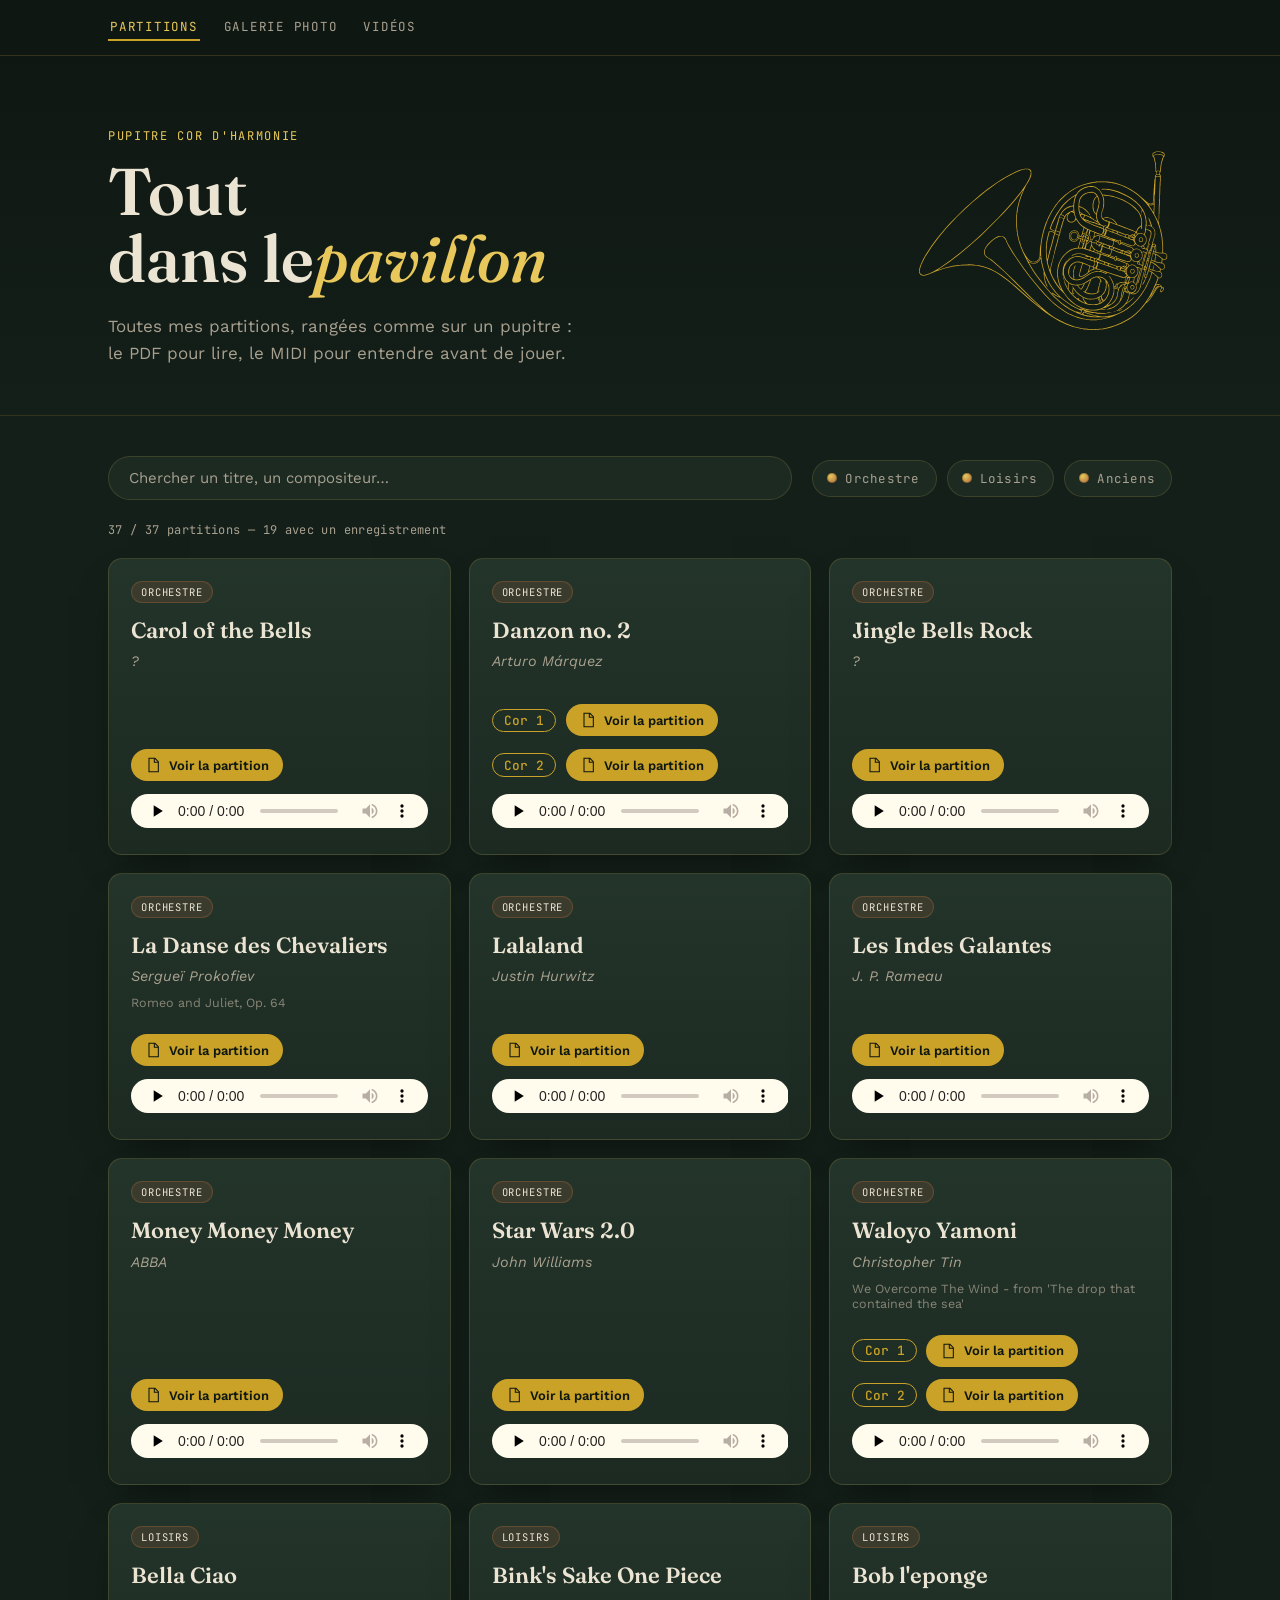
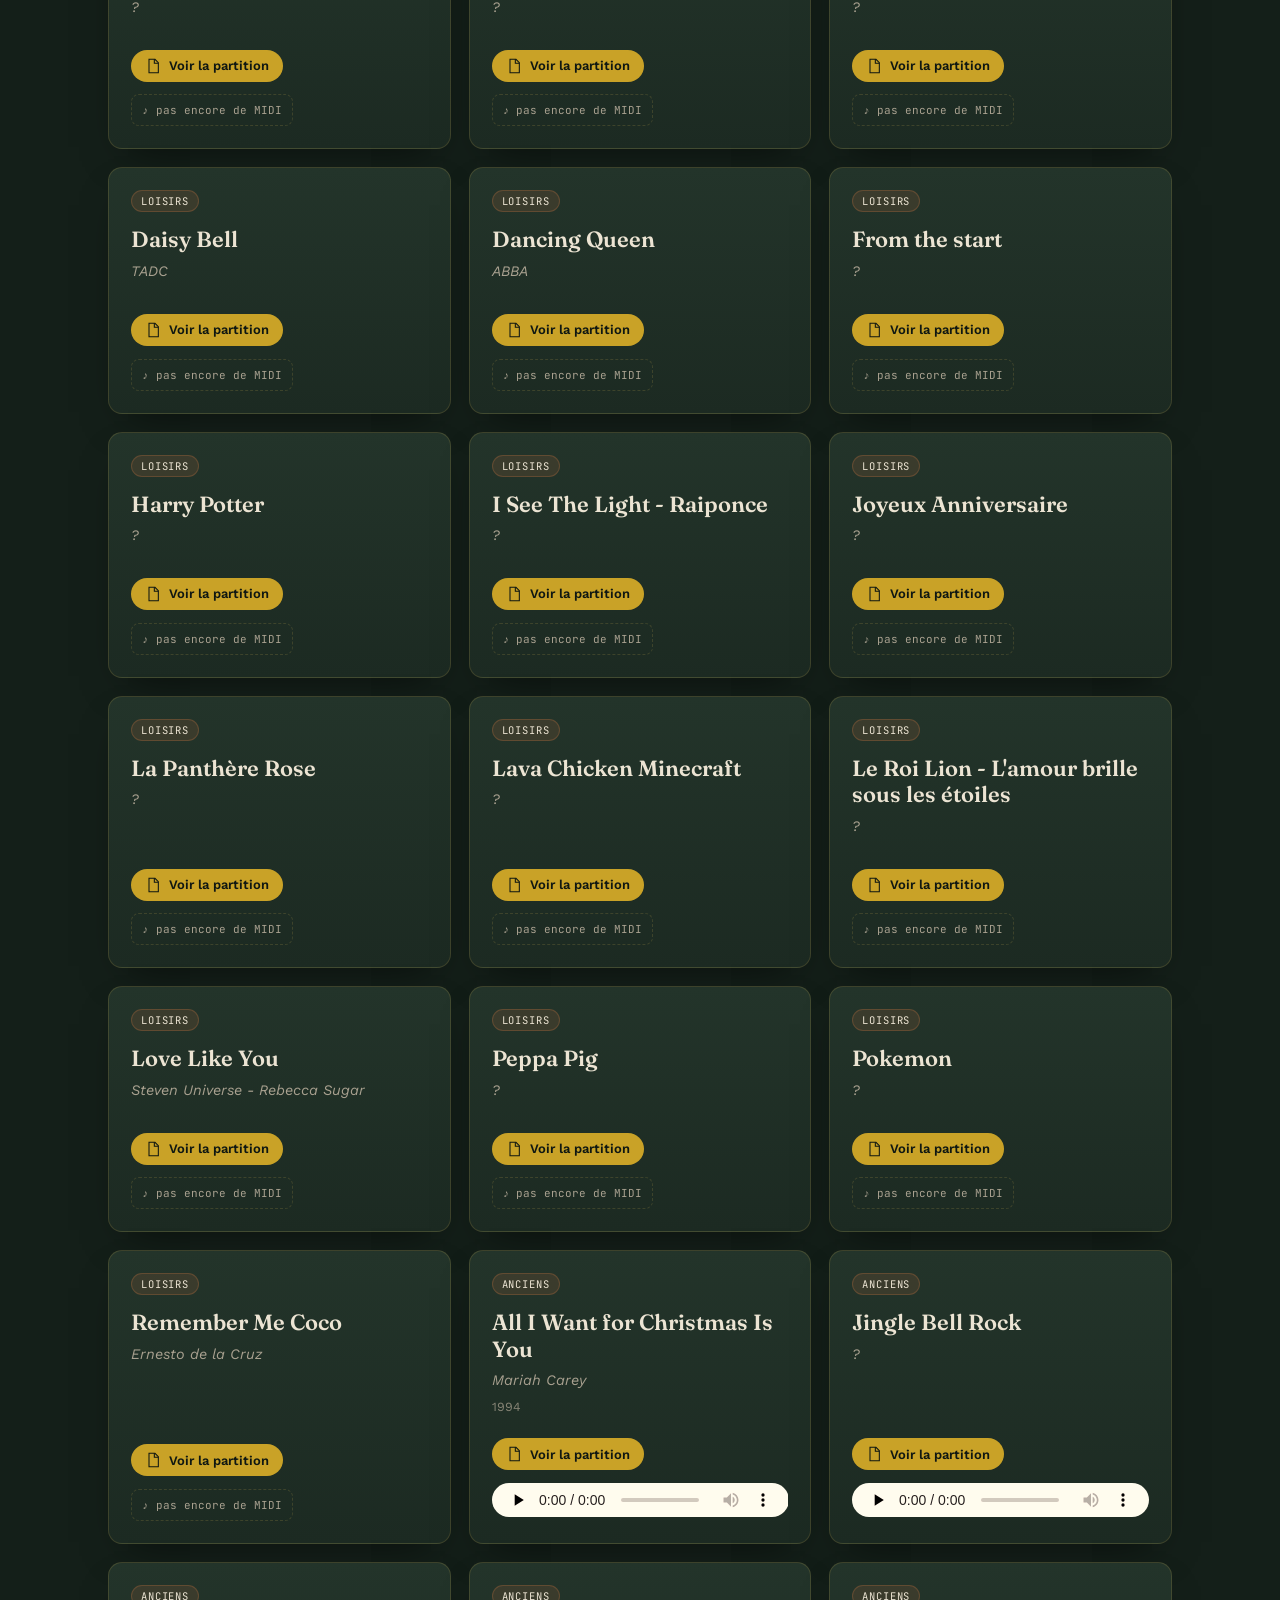
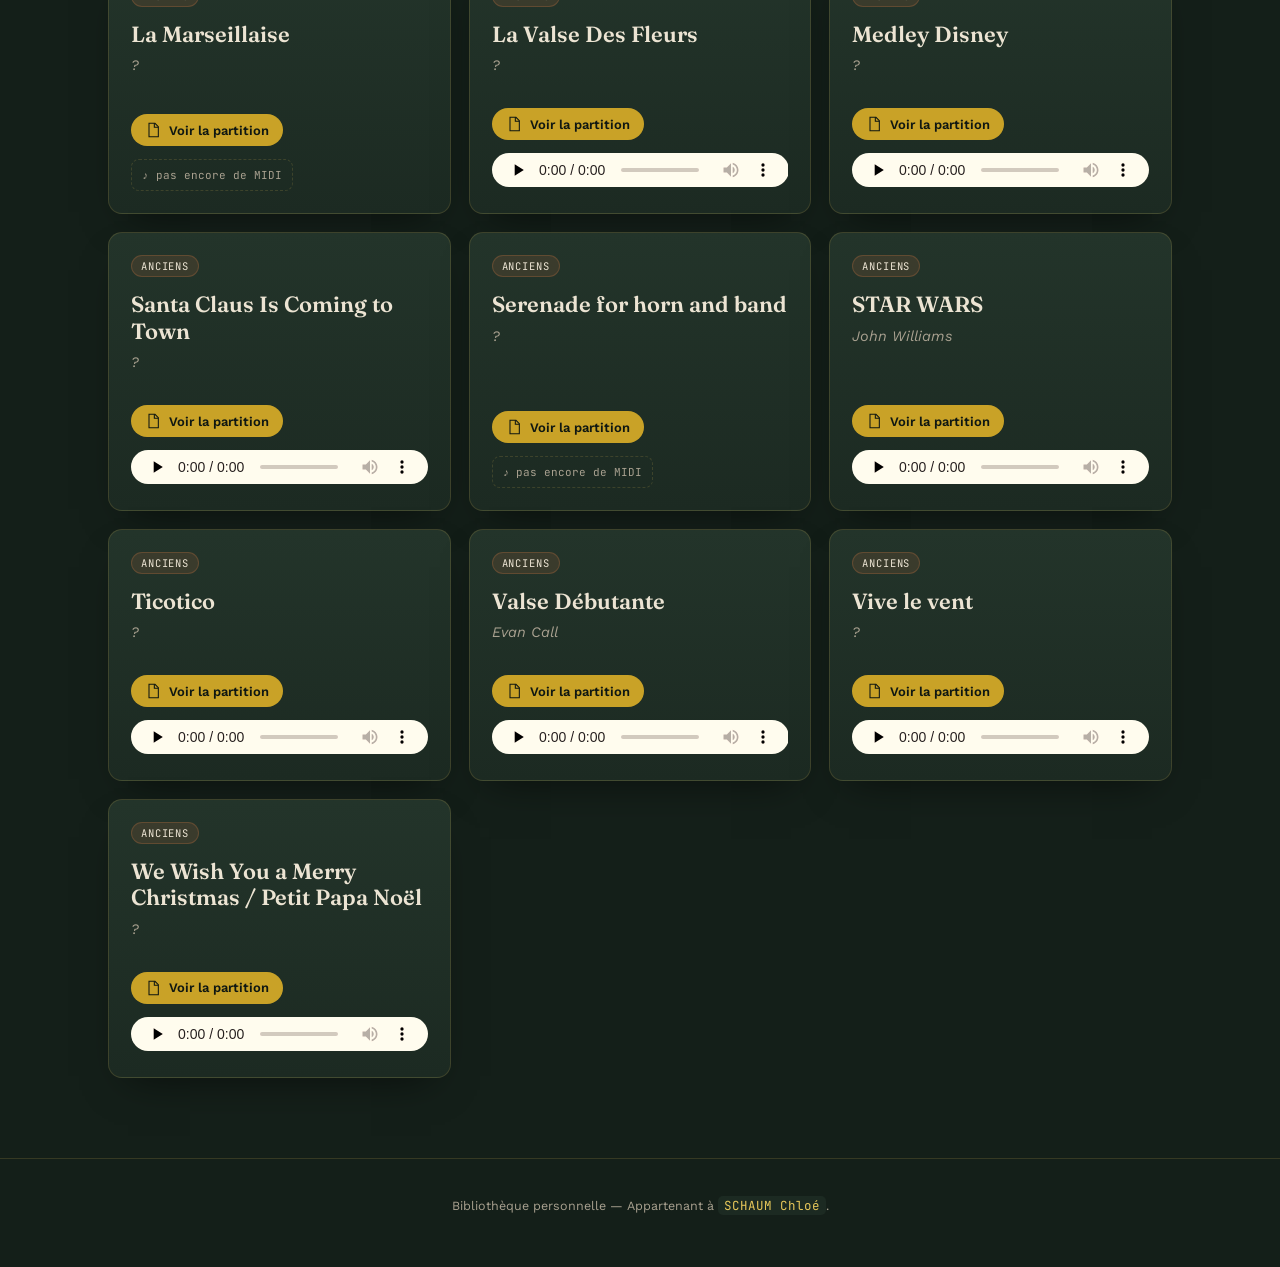
<file: index.html>
<!DOCTYPE html>
<html lang="fr">
<head>
<meta charset="UTF-8">
<meta name="viewport" content="width=device-width, initial-scale=1.0">
<title>Pupitre — Bibliothèque de cor</title>
<link rel="icon" type="image/svg+xml" href="assets/favicon.svg">
<link rel="preconnect" href="https://fonts.googleapis.com">
<link rel="preconnect" href="https://fonts.gstatic.com" crossorigin>
<link href="https://fonts.googleapis.com/css2?family=Fraunces:opsz,wght@9..144,400;9..144,500;9..144,600;9..144,700&family=Work+Sans:wght@400;500;600&family=JetBrains+Mono:wght@400;500&display=swap" rel="stylesheet">
<link rel="stylesheet" href="assets/style.css">
</head>
<body>

<nav class="site-nav">
  <div class="site-nav-inner">
    <a href="index.html" class="site-nav-link active">Partitions</a>
    <a href="galerie.html" class="site-nav-link">Galerie photo</a>
    <a href="videos.html" class="site-nav-link">Vidéos</a>
  </div>
</nav>

<div class="valve-rail" aria-hidden="true">
  <div class="pipe"></div>
</div>

<header class="hero">
  <div class="hero-inner">
    <div class="hero-text">
      <p class="eyebrow">Pupitre Cor d'harmonie</p>
      <h1>Tout<br>dans le<span>pavillon</span></h1>
      <p class="lede">Toutes mes partitions, rangées comme sur un pupitre&nbsp;: le PDF pour lire, le MIDI pour entendre avant de jouer.</p>
    </div>
    <svg class="horn-signature" viewBox="0 0 1402 1122" aria-hidden="true">
      <title>Cor d'harmonie — outline avec ouvertures</title>
  <g fill="var(--gold)" fill-rule="evenodd">
    <path d="M 1185 761 L 1179 766 L 1177 771 L 1177 776 L 1183 784 L 1190 785 L 1197 781 L 1199 777 L 1199 769 L 1195 763 L 1191 761 Z M 1186 764 L 1192 765 L 1196 770 L 1196 776 L 1191 782 L 1184 781 L 1180 775 L 1180 771 L 1182 767 Z M 1187 674 L 1182 676 L 1179 679 L 1177 689 L 1179 694 L 1183 698 L 1192 699 L 1197 696 L 1200 692 L 1201 684 L 1199 679 L 1196 676 L 1191 674 Z M 1186 677 L 1192 677 L 1196 680 L 1198 684 L 1197 691 L 1191 696 L 1186 696 L 1183 694 L 1180 688 L 1181 682 Z M 1208 589 L 1202 595 L 1201 604 L 1203 609 L 1207 612 L 1215 613 L 1222 608 L 1224 604 L 1224 597 L 1219 590 L 1217 589 Z M 1210 591 L 1214 591 L 1218 593 L 1221 597 L 1221 604 L 1215 610 L 1208 609 L 1204 604 L 1204 597 Z M 1231 504 L 1226 507 L 1224 510 L 1223 520 L 1224 523 L 1229 528 L 1235 529 L 1239 528 L 1244 524 L 1246 519 L 1246 513 L 1240 505 Z M 1231 507 L 1238 507 L 1243 513 L 1243 519 L 1241 523 L 1237 526 L 1230 525 L 1226 520 L 1226 512 Z M 1362 53 L 1358 48 L 1351 44 L 1334 40 L 1322 40 L 1312 42 L 1303 46 L 1297 52 L 1297 66 L 1303 73 L 1310 101 L 1311 113 L 1312 114 L 1312 127 L 1313 128 L 1313 149 L 1316 151 L 1316 163 L 1315 164 L 1316 165 L 1310 170 L 1310 185 L 1307 195 L 1306 218 L 1305 219 L 1305 235 L 1304 236 L 1300 313 L 1299 316 L 1294 321 L 1284 322 L 1272 317 L 1212 266 L 1179 244 L 1148 228 L 1123 218 L 1100 211 L 1083 207 L 1078 207 L 1065 204 L 1058 204 L 1057 203 L 1047 203 L 1046 202 L 992 203 L 991 204 L 978 205 L 957 209 L 924 218 L 898 228 L 872 241 L 853 253 L 824 275 L 798 300 L 774 329 L 751 364 L 734 396 L 719 432 L 710 460 L 701 495 L 695 527 L 694 541 L 691 553 L 691 560 L 690 561 L 688 608 L 682 621 L 672 631 L 666 634 L 657 636 L 656 635 L 649 635 L 637 630 L 625 619 L 614 603 L 599 577 L 586 543 L 586 540 L 580 524 L 574 500 L 570 479 L 569 466 L 568 465 L 567 447 L 566 446 L 566 431 L 565 430 L 565 399 L 566 398 L 567 375 L 568 374 L 571 350 L 578 319 L 588 287 L 601 254 L 616 223 L 628 204 L 640 179 L 644 164 L 643 146 L 640 141 L 632 135 L 626 133 L 608 133 L 579 141 L 557 150 L 538 160 L 536 160 L 490 186 L 453 210 L 407 243 L 366 275 L 285 346 L 209 422 L 181 453 L 137 506 L 105 549 L 76 593 L 59 623 L 43 659 L 38 680 L 39 695 L 42 701 L 47 706 L 51 708 L 60 710 L 72 709 L 92 703 L 131 686 L 175 672 L 223 661 L 255 657 L 256 656 L 265 656 L 266 655 L 326 654 L 327 655 L 338 655 L 339 656 L 353 657 L 382 663 L 404 670 L 430 681 L 451 692 L 478 709 L 511 733 L 537 754 L 644 848 L 689 885 L 718 907 L 750 929 L 792 954 L 832 973 L 865 985 L 910 997 L 915 997 L 928 1000 L 935 1000 L 936 1001 L 945 1001 L 946 1002 L 991 1003 L 992 1002 L 1009 1002 L 1010 1001 L 1033 999 L 1069 991 L 1107 978 L 1130 968 L 1170 946 L 1193 930 L 1212 914 L 1236 890 L 1252 871 L 1258 862 L 1269 854 L 1280 843 L 1296 821 L 1319 784 L 1328 774 L 1337 770 L 1342 771 L 1346 777 L 1341 783 L 1338 789 L 1338 796 L 1341 799 L 1345 799 L 1349 797 L 1358 785 L 1359 779 L 1357 774 L 1355 773 L 1351 774 L 1346 769 L 1345 765 L 1341 760 L 1331 756 L 1323 756 L 1318 758 L 1316 757 L 1327 731 L 1328 725 L 1330 723 L 1331 724 L 1338 724 L 1342 722 L 1346 718 L 1349 712 L 1348 699 L 1346 695 L 1339 689 L 1341 678 L 1342 677 L 1352 678 L 1356 676 L 1361 671 L 1363 666 L 1363 654 L 1360 648 L 1356 644 L 1349 640 L 1351 623 L 1353 622 L 1356 624 L 1366 624 L 1372 620 L 1376 612 L 1376 601 L 1372 593 L 1365 588 L 1355 587 L 1354 586 L 1354 540 L 1353 539 L 1353 528 L 1352 527 L 1350 502 L 1343 467 L 1341 463 L 1336 442 L 1332 432 L 1332 403 L 1333 402 L 1333 379 L 1334 378 L 1335 331 L 1336 330 L 1337 276 L 1338 275 L 1339 226 L 1340 225 L 1340 203 L 1341 202 L 1341 180 L 1342 179 L 1342 170 L 1338 166 L 1338 152 L 1342 147 L 1342 133 L 1343 132 L 1343 124 L 1344 123 L 1346 106 L 1356 73 L 1362 66 Z M 921 919 L 922 918 L 923 919 L 922 920 Z M 918 918 L 919 917 L 922 918 L 921 919 Z M 904 913 L 905 912 L 906 913 L 905 914 Z M 923 914 L 928 907 L 935 911 L 959 920 L 1000 930 L 999 931 L 990 931 L 989 930 L 978 930 L 977 929 L 968 929 L 967 928 L 955 927 L 950 925 L 932 922 L 927 919 Z M 909 894 L 913 893 L 915 895 L 912 896 Z M 694 883 L 695 882 L 696 883 L 695 884 Z M 693 882 L 694 881 L 695 882 L 694 883 Z M 692 881 L 693 880 L 694 881 L 693 882 Z M 689 879 L 691 878 L 693 880 L 691 881 Z M 688 878 L 689 877 L 690 878 L 689 879 Z M 1045 877 L 1046 876 L 1047 877 L 1046 878 Z M 687 877 L 688 876 L 689 877 L 688 878 Z M 686 876 L 687 875 L 688 876 L 687 877 Z M 1059 872 L 1057 874 L 1049 877 L 1046 876 L 1051 872 L 1056 872 L 1057 871 Z M 1157 856 L 1158 855 L 1159 856 L 1158 857 Z M 1267 849 L 1268 848 L 1269 849 L 1268 850 Z M 1126 836 L 1127 835 L 1128 836 L 1127 837 Z M 893 835 L 894 834 L 896 835 L 895 836 Z M 1007 829 L 1009 830 L 1011 840 L 1019 854 L 1017 856 L 1015 855 L 1004 831 Z M 923 830 L 924 829 L 944 837 L 954 838 L 955 839 L 984 838 L 1001 832 L 1013 857 L 998 863 L 984 864 L 983 865 L 961 864 L 946 861 L 931 846 L 926 838 Z M 1019 822 L 1021 827 L 1020 835 L 1023 841 L 1029 847 L 1023 853 L 1020 851 L 1011 830 L 1011 828 Z M 1293 805 L 1294 804 L 1295 805 L 1294 806 Z M 1294 803 L 1295 802 L 1296 804 L 1295 805 Z M 1155 797 L 1157 796 L 1163 799 L 1171 800 L 1172 802 L 1171 803 L 1159 800 Z M 1152 795 L 1154 794 L 1156 796 L 1154 797 Z M 1146 785 L 1148 786 L 1148 788 L 1153 794 L 1152 795 L 1145 791 L 1145 786 Z M 804 784 L 805 783 L 806 784 L 805 785 Z M 1146 783 L 1147 782 L 1148 783 L 1147 784 Z M 871 781 L 880 794 L 900 814 L 920 827 L 921 836 L 929 850 L 934 855 L 933 856 L 924 853 L 904 842 L 900 838 L 898 831 L 890 833 L 879 824 L 864 809 L 865 807 L 870 809 L 876 808 L 876 806 L 872 806 L 869 802 L 869 787 Z M 1153 780 L 1157 779 L 1159 781 L 1160 786 L 1163 792 L 1166 795 L 1165 797 L 1157 793 L 1152 788 L 1151 782 Z M 1112 786 L 1107 804 L 1106 816 L 1103 827 L 1097 839 L 1092 846 L 1076 861 L 1068 866 L 1057 868 L 1056 867 L 1061 862 L 1075 843 L 1084 824 L 1090 804 L 1091 780 L 1093 778 L 1098 781 L 1103 780 Z M 1144 777 L 1145 779 L 1143 783 L 1142 792 L 1139 800 L 1137 811 L 1132 827 L 1128 835 L 1127 832 L 1131 819 L 1134 798 L 1138 782 L 1141 777 Z M 1354 776 L 1355 777 L 1355 783 L 1353 787 L 1347 794 L 1343 796 L 1341 794 L 1341 790 L 1344 784 L 1350 778 Z M 1320 775 L 1321 777 L 1315 784 L 1287 828 L 1278 840 L 1269 849 L 1268 847 L 1271 844 L 1278 832 L 1288 821 L 1313 783 Z M 1320 775 L 1321 774 L 1322 775 L 1321 776 Z M 1321 774 L 1322 773 L 1323 774 L 1322 775 Z M 1326 770 L 1327 771 L 1323 774 L 1322 773 Z M 1326 770 L 1327 769 L 1328 770 L 1327 771 Z M 1091 770 L 1092 769 L 1097 769 L 1100 775 L 1098 777 L 1096 775 L 1092 775 Z M 1327 769 L 1328 768 L 1330 769 L 1329 770 Z M 1342 766 L 1341 767 L 1334 767 L 1330 769 L 1329 768 L 1333 765 L 1328 765 L 1321 769 L 1314 776 L 1296 803 L 1295 802 L 1311 770 L 1311 768 L 1315 762 L 1318 762 L 1322 760 L 1334 760 L 1337 761 Z M 1162 754 L 1163 756 L 1160 761 L 1158 769 L 1156 770 L 1151 768 L 1148 764 L 1149 760 L 1157 754 Z M 925 754 L 926 756 L 924 761 L 922 763 L 922 765 L 916 776 L 911 782 L 898 768 L 896 763 L 897 762 L 904 762 L 907 760 L 917 758 Z M 1101 773 L 1100 764 L 1101 760 L 1104 756 L 1107 757 L 1104 763 L 1104 770 L 1108 775 L 1112 776 L 1113 775 L 1107 769 L 1107 764 L 1109 759 L 1117 752 L 1121 750 L 1152 751 L 1153 752 L 1145 757 L 1135 758 L 1122 762 L 1125 765 L 1117 772 L 1115 775 L 1114 780 L 1112 782 L 1106 779 Z M 1050 746 L 1054 752 L 1060 771 L 1061 787 L 1060 788 L 1059 800 L 1057 808 L 1049 825 L 1043 834 L 1033 844 L 1025 830 L 1023 819 L 1036 806 L 1046 787 L 1049 774 L 1049 764 L 1050 763 L 1049 760 L 1050 755 L 1049 747 Z M 1188 745 L 1198 750 L 1204 757 L 1208 766 L 1208 779 L 1204 788 L 1197 796 L 1190 800 L 1185 800 L 1184 801 L 1174 798 L 1167 792 L 1162 783 L 1161 768 L 1165 758 L 1172 750 L 1182 745 Z M 1169 723 L 1171 725 L 1171 728 L 1167 739 L 1166 746 L 1162 749 L 1159 749 L 1157 747 L 1163 726 L 1166 723 Z M 1175 721 L 1182 723 L 1194 723 L 1195 722 L 1197 723 L 1193 743 L 1181 742 L 1171 747 L 1169 746 L 1174 729 L 1174 722 Z M 1043 736 L 1045 754 L 1046 755 L 1046 763 L 1045 764 L 1044 779 L 1038 795 L 1030 807 L 1020 817 L 1011 823 L 988 833 L 977 834 L 976 835 L 957 835 L 956 834 L 945 833 L 924 825 L 904 812 L 885 794 L 877 784 L 869 772 L 867 767 L 864 770 L 868 776 L 865 789 L 865 807 L 864 808 L 854 798 L 844 784 L 845 779 L 845 757 L 844 753 L 846 751 L 860 759 L 865 759 L 875 762 L 891 763 L 900 776 L 911 786 L 918 779 L 922 773 L 931 755 L 931 753 L 934 750 L 939 748 L 959 735 L 960 737 L 955 751 L 952 756 L 948 768 L 946 770 L 946 772 L 939 785 L 931 796 L 927 794 L 923 796 L 936 804 L 951 809 L 956 809 L 957 810 L 981 810 L 998 805 L 1005 800 L 1013 791 L 1013 790 L 1006 796 L 1004 795 L 1011 769 L 1011 765 L 1015 753 L 1015 749 L 1017 745 L 1017 741 L 1018 740 L 1021 746 L 1022 742 L 1018 731 L 1007 720 L 1011 719 L 1028 724 L 1036 729 Z M 1012 729 L 1016 736 L 1014 739 L 1013 746 L 1011 750 L 1009 762 L 1007 766 L 1000 796 L 997 801 L 993 803 L 977 806 L 960 806 L 959 805 L 949 804 L 935 798 L 945 783 L 960 749 L 965 732 L 967 730 L 982 722 L 994 719 L 997 719 L 1004 722 Z M 1158 717 L 1160 720 L 1160 724 L 1155 744 L 1153 745 L 1150 742 L 1150 739 L 1155 723 L 1155 718 Z M 1159 712 L 1162 710 L 1168 717 L 1167 718 L 1160 717 L 1158 715 Z M 1256 707 L 1262 707 L 1266 710 L 1266 713 L 1262 718 L 1259 718 L 1254 714 L 1253 710 Z M 816 707 L 818 710 L 818 713 L 822 724 L 826 731 L 835 743 L 842 749 L 841 752 L 842 776 L 841 777 L 838 775 L 824 744 L 815 710 Z M 1149 692 L 1150 691 L 1154 692 L 1156 698 L 1155 699 Z M 1021 684 L 1022 683 L 1042 690 L 1045 693 L 1045 696 L 1044 697 L 1033 691 L 1022 688 Z M 140 678 L 141 677 L 143 678 L 142 679 Z M 1155 676 L 1156 678 L 1154 687 L 1153 688 L 1147 687 L 1146 686 L 1147 685 L 1150 685 L 1152 683 L 1153 677 Z M 1277 675 L 1278 674 L 1287 679 L 1306 685 L 1337 691 L 1343 696 L 1346 702 L 1345 714 L 1341 719 L 1337 721 L 1330 720 L 1296 691 L 1284 684 L 1277 682 L 1276 681 Z M 1252 672 L 1253 671 L 1254 673 L 1253 674 Z M 1127 673 L 1129 671 L 1145 676 L 1149 679 L 1149 681 L 1148 682 L 1129 681 L 1126 679 Z M 1231 672 L 1232 674 L 1228 684 L 1220 715 L 1217 722 L 1209 755 L 1207 756 L 1197 745 L 1200 721 L 1207 716 L 1215 706 L 1220 691 L 1220 677 L 1222 672 L 1224 670 Z M 982 672 L 985 670 L 994 674 L 993 675 L 983 675 Z M 1216 667 L 1219 667 L 1222 669 L 1222 671 L 1219 675 L 1215 669 Z M 1260 665 L 1264 668 L 1261 676 L 1257 674 L 1258 668 Z M 1255 663 L 1256 667 L 1254 672 L 1253 667 Z M 1130 667 L 1139 662 L 1145 668 L 1150 668 L 1154 665 L 1158 668 L 1150 673 L 1147 673 L 1143 671 L 1133 669 Z M 1107 662 L 1108 664 L 1106 670 L 1104 672 L 1102 670 L 1103 665 L 1105 662 Z M 1118 661 L 1121 662 L 1124 665 L 1121 672 L 1121 678 L 1119 680 L 1113 678 L 1108 674 L 1108 669 L 1112 663 Z M 1143 661 L 1146 660 L 1151 662 L 1146 665 Z M 979 669 L 977 675 L 972 676 L 958 683 L 954 687 L 953 686 L 960 663 L 962 660 L 972 664 Z M 997 655 L 998 654 L 999 655 L 998 656 Z M 1186 653 L 1194 654 L 1204 659 L 1214 672 L 1217 682 L 1217 691 L 1213 703 L 1203 715 L 1192 720 L 1181 720 L 1168 713 L 1161 704 L 1157 690 L 1159 675 L 1164 666 L 1172 658 L 1178 655 Z M 998 650 L 999 649 L 1000 651 L 999 652 Z M 1161 647 L 1165 651 L 1168 657 L 1160 665 L 1156 662 L 1156 660 L 1158 656 L 1159 648 Z M 1061 648 L 1063 647 L 1100 660 L 1102 662 L 1098 670 L 1060 656 L 1059 654 L 1061 651 Z M 956 658 L 957 662 L 947 693 L 941 699 L 928 707 L 916 713 L 907 714 L 904 709 L 904 704 L 921 646 L 923 645 Z M 1003 643 L 1007 642 L 1054 658 L 1057 660 L 1077 666 L 1080 668 L 1105 676 L 1109 680 L 1115 683 L 1123 682 L 1142 689 L 1146 692 L 1149 698 L 1157 707 L 1157 709 L 1152 715 L 1144 718 L 1139 718 L 1124 714 L 1096 704 L 1093 704 L 1090 702 L 998 671 L 995 669 L 997 667 L 1002 655 Z M 827 643 L 828 642 L 829 643 L 828 644 Z M 828 641 L 829 640 L 830 642 L 829 643 Z M 1289 639 L 1302 645 L 1305 648 L 1313 652 L 1338 674 L 1336 685 L 1334 687 L 1319 685 L 1300 679 L 1303 668 L 1303 661 L 1305 652 L 1302 657 L 1298 675 L 1296 678 L 1286 675 L 1280 671 L 1285 654 L 1287 641 Z M 1039 640 L 1041 639 L 1057 646 L 1056 652 L 1054 654 L 1052 654 L 1043 650 L 1040 650 L 1038 648 Z M 829 640 L 830 639 L 831 640 L 830 641 Z M 847 702 L 848 679 L 853 662 L 869 646 L 880 640 L 888 638 L 905 639 L 915 642 L 917 644 L 916 651 L 906 683 L 903 698 L 900 705 L 900 710 L 903 713 L 903 716 L 910 718 L 917 716 L 931 709 L 944 701 L 955 690 L 963 684 L 973 679 L 978 680 L 981 677 L 995 676 L 996 677 L 1004 677 L 1019 683 L 1017 687 L 1015 686 L 992 686 L 987 688 L 975 690 L 955 700 L 933 715 L 910 727 L 893 731 L 881 731 L 877 730 L 874 725 L 875 719 L 872 704 L 872 692 L 873 691 L 874 680 L 883 653 L 878 658 L 875 664 L 869 688 L 869 710 L 872 725 L 871 728 L 866 726 L 856 718 L 852 713 Z M 830 638 L 831 637 L 832 639 L 831 640 Z M 1220 636 L 1226 640 L 1227 642 L 1226 647 L 1223 647 L 1217 644 L 1217 641 Z M 988 636 L 991 638 L 997 638 L 998 643 L 995 655 L 990 665 L 987 668 L 978 664 L 982 659 L 986 649 L 987 637 Z M 831 637 L 832 636 L 833 637 L 832 638 Z M 832 635 L 833 634 L 834 636 L 833 637 Z M 833 634 L 834 633 L 835 634 L 834 635 Z M 1270 631 L 1273 633 L 1273 636 L 1267 655 L 1266 662 L 1264 664 L 1260 661 L 1268 632 Z M 1290 629 L 1292 628 L 1301 633 L 1319 639 L 1327 640 L 1332 642 L 1349 644 L 1353 646 L 1358 651 L 1360 655 L 1360 665 L 1358 670 L 1352 675 L 1346 675 L 1342 673 L 1315 649 L 1300 639 L 1289 634 Z M 997 629 L 999 626 L 1007 627 L 1015 631 L 1034 637 L 1036 641 L 1035 646 L 1033 647 L 1004 637 L 1001 634 L 997 633 Z M 621 622 L 622 621 L 623 622 L 622 623 Z M 1273 620 L 1276 623 L 1276 626 L 1274 629 L 1271 629 L 1270 625 Z M 620 621 L 621 620 L 622 621 L 621 622 Z M 630 639 L 632 638 L 638 642 L 647 645 L 652 645 L 653 646 L 666 645 L 678 639 L 687 630 L 694 619 L 695 620 L 695 626 L 699 647 L 707 678 L 710 685 L 710 706 L 711 707 L 711 716 L 712 717 L 713 728 L 715 733 L 716 741 L 723 760 L 728 769 L 731 771 L 731 768 L 724 754 L 717 731 L 716 720 L 715 719 L 715 708 L 714 707 L 715 702 L 726 728 L 736 748 L 747 766 L 770 798 L 794 822 L 792 823 L 777 816 L 756 801 L 754 802 L 755 806 L 772 817 L 792 827 L 801 829 L 827 850 L 860 872 L 877 882 L 902 894 L 908 898 L 912 899 L 914 901 L 911 907 L 907 910 L 889 904 L 882 903 L 852 888 L 811 860 L 795 847 L 764 818 L 731 782 L 676 712 L 653 678 Z M 1102 619 L 1106 618 L 1109 620 L 1151 634 L 1155 634 L 1161 637 L 1168 637 L 1174 635 L 1182 628 L 1183 624 L 1185 623 L 1193 632 L 1199 635 L 1208 637 L 1213 636 L 1215 638 L 1214 642 L 1215 647 L 1236 654 L 1238 657 L 1241 656 L 1243 658 L 1241 668 L 1239 671 L 1236 671 L 1227 668 L 1223 665 L 1217 663 L 1212 663 L 1202 654 L 1191 650 L 1184 650 L 1171 655 L 1167 648 L 1163 644 L 1149 639 L 1144 636 L 1104 622 Z M 1007 618 L 1008 617 L 1009 618 L 1008 619 Z M 996 616 L 998 618 L 998 621 L 995 625 L 994 634 L 991 635 L 985 630 L 986 622 Z M 1008 616 L 1009 615 L 1010 616 L 1009 617 Z M 1009 614 L 1010 613 L 1011 614 L 1010 615 Z M 964 614 L 968 613 L 981 618 L 983 620 L 982 621 L 982 628 L 978 629 L 966 625 L 964 623 Z M 1010 611 L 1011 610 L 1012 611 L 1011 612 Z M 1101 607 L 1103 610 L 1103 613 L 1100 616 L 1099 626 L 1098 627 L 1095 625 L 1091 615 L 1093 612 Z M 1012 606 L 1013 607 L 1012 610 L 1011 609 Z M 1061 604 L 1062 603 L 1076 607 L 1079 609 L 1087 611 L 1089 614 L 1085 615 L 1080 612 L 1063 607 Z M 1169 603 L 1170 602 L 1171 603 L 1170 604 Z M 694 606 L 692 615 L 683 630 L 674 638 L 665 642 L 654 643 L 639 639 L 628 632 L 622 624 L 623 622 L 631 630 L 644 637 L 664 638 L 675 633 L 683 625 L 689 615 L 692 602 Z M 1066 602 L 1067 601 L 1068 602 L 1067 603 Z M 1316 599 L 1318 599 L 1327 604 L 1347 619 L 1346 634 L 1344 640 L 1325 637 L 1314 634 L 1311 632 L 1313 622 L 1313 615 L 1314 614 L 1314 606 Z M 1017 597 L 1020 596 L 1024 598 L 1027 598 L 1030 600 L 1065 611 L 1068 613 L 1089 620 L 1091 622 L 1093 628 L 1096 630 L 1099 630 L 1104 626 L 1154 644 L 1156 646 L 1155 655 L 1152 659 L 1147 657 L 1141 657 L 1130 664 L 1119 658 L 1108 659 L 1012 625 L 1010 623 L 1016 610 Z M 1300 594 L 1304 594 L 1310 596 L 1312 598 L 1310 616 L 1309 617 L 1309 625 L 1307 631 L 1292 625 L 1298 598 Z M 834 633 L 840 624 L 859 606 L 875 598 L 891 594 L 908 594 L 927 598 L 943 605 L 942 607 L 937 607 L 934 609 L 936 610 L 945 610 L 953 608 L 959 610 L 961 612 L 962 617 L 961 622 L 959 623 L 932 614 L 929 612 L 930 611 L 925 612 L 906 606 L 887 605 L 872 608 L 858 614 L 843 625 L 835 634 Z M 1284 589 L 1285 593 L 1282 600 L 1278 617 L 1276 618 L 1273 615 L 1280 591 L 1282 589 Z M 1179 588 L 1180 591 L 1178 593 L 1175 590 Z M 1261 587 L 1263 590 L 1261 593 L 1259 602 L 1255 612 L 1255 616 L 1253 620 L 1245 652 L 1243 653 L 1242 648 L 1245 641 L 1246 634 L 1255 606 L 1259 589 Z M 1150 586 L 1152 584 L 1173 593 L 1174 595 L 1178 594 L 1179 598 L 1177 601 L 1175 601 L 1174 599 L 1165 598 L 1158 594 L 1156 594 L 1155 596 L 1151 595 L 1149 590 Z M 1250 583 L 1255 585 L 1257 588 L 1247 620 L 1240 648 L 1238 651 L 1236 651 L 1229 648 L 1229 640 L 1225 634 L 1235 625 L 1241 614 L 1243 606 L 1243 595 L 1240 585 L 1241 584 L 1246 585 Z M 1302 584 L 1305 582 L 1312 585 L 1329 589 L 1360 590 L 1366 592 L 1371 597 L 1373 602 L 1372 614 L 1365 621 L 1355 620 L 1324 598 L 1309 591 L 1302 590 L 1301 589 Z M 1279 581 L 1280 585 L 1278 588 L 1277 585 Z M 1139 578 L 1144 579 L 1148 583 L 1144 592 L 1141 592 L 1135 589 L 1136 582 Z M 1156 582 L 1166 577 L 1169 580 L 1174 581 L 1177 585 L 1174 587 Z M 1287 576 L 1289 579 L 1285 586 L 1282 584 L 1284 578 Z M 1170 577 L 1171 576 L 1172 577 L 1171 578 Z M 1132 576 L 1135 579 L 1132 586 L 1129 587 L 1128 583 L 1130 577 Z M 983 574 L 985 571 L 1002 581 L 1011 584 L 1015 584 L 1027 590 L 1054 599 L 1058 603 L 1054 604 L 1051 602 L 1028 595 L 1025 593 L 1022 593 L 1013 589 L 1009 590 L 1001 585 L 997 585 L 985 581 L 982 579 Z M 1077 570 L 1079 569 L 1081 571 L 1081 573 L 1085 575 L 1096 578 L 1115 586 L 1126 589 L 1134 593 L 1151 598 L 1161 603 L 1174 607 L 1176 609 L 1180 621 L 1179 626 L 1174 631 L 1169 633 L 1160 633 L 1107 615 L 1106 614 L 1106 608 L 1104 605 L 1099 604 L 1092 609 L 1090 609 L 1070 601 L 1068 602 L 1067 601 L 1073 593 L 1077 581 Z M 1076 569 L 1077 568 L 1078 569 L 1077 570 Z M 1211 567 L 1212 568 L 1217 568 L 1224 571 L 1233 579 L 1239 590 L 1240 607 L 1234 621 L 1226 629 L 1218 633 L 1206 634 L 1196 630 L 1189 624 L 1185 618 L 1182 610 L 1181 598 L 1184 587 L 1189 579 L 1196 572 L 1202 569 Z M 851 577 L 868 569 L 882 565 L 887 565 L 888 564 L 917 564 L 941 570 L 978 583 L 987 585 L 990 587 L 993 587 L 999 591 L 999 595 L 1001 590 L 1011 594 L 1011 601 L 1008 611 L 1004 619 L 1001 621 L 1000 616 L 996 613 L 993 613 L 990 616 L 987 616 L 978 612 L 975 612 L 972 610 L 949 603 L 933 596 L 919 592 L 906 591 L 905 590 L 895 590 L 894 591 L 887 591 L 878 593 L 866 598 L 855 609 L 846 616 L 840 624 L 831 632 L 823 645 L 817 658 L 813 676 L 812 702 L 816 723 L 822 744 L 822 748 L 832 771 L 837 778 L 840 785 L 853 803 L 877 828 L 898 844 L 918 855 L 941 864 L 960 868 L 968 868 L 969 869 L 995 868 L 1004 866 L 1019 860 L 1039 845 L 1049 833 L 1059 815 L 1063 802 L 1064 788 L 1065 787 L 1063 764 L 1054 743 L 1049 736 L 1041 728 L 1027 719 L 1013 715 L 992 715 L 976 720 L 926 751 L 907 758 L 878 759 L 859 754 L 846 747 L 832 733 L 824 719 L 819 700 L 819 680 L 824 660 L 833 643 L 839 635 L 850 624 L 857 619 L 878 610 L 902 609 L 911 611 L 920 615 L 923 615 L 976 633 L 979 633 L 984 636 L 984 645 L 982 651 L 976 661 L 968 659 L 924 641 L 900 634 L 883 635 L 871 640 L 862 646 L 852 657 L 847 666 L 843 678 L 842 695 L 845 707 L 851 718 L 858 725 L 869 732 L 881 735 L 894 735 L 904 733 L 923 725 L 954 705 L 973 695 L 982 692 L 992 690 L 1000 690 L 1001 689 L 1008 689 L 1009 690 L 1016 690 L 1025 692 L 1046 701 L 1048 701 L 1050 693 L 1126 719 L 1134 721 L 1148 721 L 1149 720 L 1153 721 L 1147 740 L 1147 745 L 1148 746 L 1147 747 L 1122 746 L 1117 748 L 1111 754 L 1109 754 L 1107 752 L 1104 752 L 1100 755 L 1098 760 L 1098 764 L 1095 766 L 1091 766 L 1089 764 L 1087 752 L 1079 733 L 1069 718 L 1061 711 L 1061 713 L 1067 720 L 1075 733 L 1084 755 L 1087 770 L 1087 783 L 1088 784 L 1087 799 L 1079 826 L 1067 848 L 1060 857 L 1047 870 L 1028 883 L 1014 889 L 997 893 L 991 893 L 990 894 L 961 894 L 935 889 L 912 881 L 883 865 L 863 850 L 839 826 L 825 808 L 811 786 L 797 755 L 789 725 L 788 712 L 787 711 L 787 681 L 788 680 L 789 667 L 797 641 L 802 630 L 811 615 L 822 601 L 833 590 Z M 1291 562 L 1292 563 L 1290 572 L 1288 573 L 1287 572 Z M 1085 567 L 1089 564 L 1090 561 L 1092 563 L 1124 574 L 1127 576 L 1125 583 L 1121 584 L 1107 578 L 1088 572 L 1085 570 Z M 1292 558 L 1293 559 L 1292 563 L 1291 562 Z M 1293 555 L 1294 556 L 1293 559 L 1292 558 Z M 1305 555 L 1306 560 L 1303 572 L 1301 576 L 1291 617 L 1282 647 L 1282 651 L 1278 661 L 1273 682 L 1271 686 L 1269 697 L 1267 703 L 1265 705 L 1258 704 L 1257 701 L 1268 665 L 1280 617 L 1285 602 L 1288 587 L 1294 569 L 1296 558 L 1299 554 Z M 1066 563 L 1069 554 L 1072 554 L 1077 557 L 1082 557 L 1086 560 L 1082 567 L 1075 564 L 1068 565 Z M 1028 554 L 1071 569 L 1074 572 L 1074 581 L 1072 588 L 1068 595 L 1064 599 L 1027 586 L 1019 582 L 1026 567 L 1027 555 Z M 1313 552 L 1314 553 L 1313 580 L 1310 581 L 1305 579 L 1304 577 L 1309 561 L 1309 557 Z M 1295 551 L 1296 553 L 1294 556 L 1293 553 Z M 1240 552 L 1243 551 L 1248 554 L 1251 557 L 1251 560 L 1249 562 L 1241 560 L 1239 558 Z M 968 550 L 975 562 L 982 570 L 978 578 L 967 575 L 962 572 L 962 568 Z M 1028 548 L 1032 544 L 1037 542 L 1059 550 L 1063 554 L 1062 558 L 1059 562 L 1032 552 Z M 1303 541 L 1307 541 L 1311 546 L 1308 553 L 1300 551 L 1297 549 L 1297 547 Z M 1033 540 L 1026 544 L 1020 551 L 1018 551 L 1015 547 L 1015 545 L 1025 537 L 1029 537 Z M 971 531 L 981 535 L 992 536 L 993 539 L 999 545 L 1007 548 L 1008 556 L 1010 555 L 1010 549 L 1011 548 L 1022 553 L 1021 561 L 1018 570 L 1012 580 L 1003 578 L 1001 576 L 1003 573 L 999 575 L 990 571 L 978 560 L 973 552 L 970 542 L 970 532 Z M 1123 532 L 1125 530 L 1181 550 L 1195 549 L 1199 547 L 1206 539 L 1215 548 L 1221 551 L 1231 553 L 1235 552 L 1237 554 L 1237 559 L 1240 563 L 1249 566 L 1255 566 L 1266 570 L 1268 572 L 1266 582 L 1264 585 L 1262 585 L 1250 580 L 1246 580 L 1244 582 L 1238 581 L 1231 572 L 1218 565 L 1213 565 L 1212 564 L 1205 565 L 1195 569 L 1193 564 L 1186 557 L 1155 546 L 1132 536 L 1127 535 Z M 996 536 L 999 529 L 1001 528 L 1004 530 L 1010 531 L 1014 534 L 1019 535 L 1020 537 L 1015 540 L 1012 540 L 1007 544 L 1000 542 L 997 539 Z M 965 527 L 967 529 L 966 545 L 959 564 L 958 570 L 956 571 L 938 565 L 937 561 L 942 541 L 953 533 L 959 526 Z M 909 524 L 912 529 L 922 538 L 922 541 L 916 560 L 900 560 L 899 558 L 901 553 L 901 549 L 906 534 L 907 527 Z M 1089 523 L 1091 522 L 1093 526 L 1110 532 L 1113 535 L 1115 541 L 1118 544 L 1122 544 L 1124 542 L 1125 538 L 1142 544 L 1158 551 L 1184 560 L 1190 566 L 1192 571 L 1182 583 L 1172 574 L 1163 574 L 1157 578 L 1152 578 L 1151 579 L 1135 572 L 1129 572 L 1104 562 L 1096 560 L 1089 556 L 1084 555 L 1081 553 L 1087 541 L 1089 533 Z M 1196 522 L 1199 521 L 1200 524 L 1199 525 Z M 1088 522 L 1089 521 L 1090 522 L 1089 523 Z M 1122 520 L 1124 522 L 1124 525 L 1121 530 L 1121 540 L 1119 541 L 1113 529 L 1113 526 L 1119 521 Z M 1093 520 L 1095 519 L 1099 521 L 1102 521 L 1104 523 L 1109 524 L 1111 527 L 1108 528 L 1103 525 L 1100 525 Z M 937 519 L 940 521 L 940 525 L 933 551 L 930 558 L 930 562 L 929 563 L 923 562 L 922 558 L 931 529 L 931 526 L 933 520 Z M 919 518 L 922 517 L 929 520 L 928 526 L 926 527 Z M 1080 516 L 1081 515 L 1086 516 L 1085 517 Z M 964 514 L 970 517 L 968 524 L 963 523 L 961 521 Z M 911 512 L 916 515 L 919 524 L 927 531 L 925 536 L 921 534 L 912 524 L 909 514 Z M 1196 509 L 1200 510 L 1198 518 L 1196 517 L 1197 515 L 1194 513 L 1194 511 Z M 1197 506 L 1200 505 L 1201 507 L 1200 508 Z M 936 507 L 938 505 L 941 505 L 943 507 L 943 510 L 949 513 L 951 516 L 949 518 L 943 516 L 936 516 L 934 514 Z M 1175 504 L 1177 502 L 1179 502 L 1184 505 L 1189 506 L 1193 509 L 1190 514 L 1187 514 L 1184 512 L 1179 512 L 1175 508 Z M 392 579 L 395 568 L 402 555 L 408 547 L 430 524 L 440 516 L 452 508 L 470 500 L 481 499 L 489 501 L 494 504 L 505 516 L 509 528 L 520 550 L 544 590 L 598 669 L 631 713 L 684 778 L 715 813 L 740 839 L 766 863 L 788 881 L 821 904 L 840 915 L 865 927 L 895 938 L 918 944 L 939 947 L 940 948 L 958 949 L 959 950 L 997 950 L 998 949 L 1007 949 L 1008 948 L 1014 948 L 1015 947 L 1021 947 L 1056 939 L 1083 930 L 1116 916 L 1141 903 L 1164 888 L 1193 864 L 1219 837 L 1237 814 L 1252 792 L 1268 764 L 1268 762 L 1284 729 L 1294 698 L 1296 696 L 1306 703 L 1325 721 L 1325 723 L 1317 745 L 1305 770 L 1301 781 L 1282 818 L 1262 850 L 1248 869 L 1228 892 L 1204 915 L 1180 934 L 1160 947 L 1124 966 L 1095 978 L 1055 990 L 1024 996 L 1007 997 L 1006 998 L 988 998 L 987 999 L 949 998 L 948 997 L 924 995 L 879 985 L 857 978 L 829 967 L 776 940 L 757 928 L 737 913 L 708 889 L 661 846 L 560 745 L 478 666 L 430 625 L 407 611 L 397 601 L 393 593 Z M 1173 498 L 1175 500 L 1175 503 L 1170 506 L 1168 504 L 1168 502 L 1171 498 Z M 1015 499 L 1016 498 L 1030 504 L 1033 504 L 1036 506 L 1050 510 L 1053 512 L 1085 523 L 1086 524 L 1086 534 L 1081 548 L 1077 552 L 1044 541 L 1030 534 L 1007 527 L 1006 526 L 1010 518 Z M 930 498 L 934 502 L 930 516 L 926 517 L 922 515 L 922 512 L 924 507 L 924 503 L 928 498 Z M 894 499 L 896 497 L 898 497 L 911 502 L 917 503 L 921 506 L 920 510 L 917 511 L 899 505 L 894 502 Z M 1012 499 L 1005 523 L 1003 525 L 1000 525 L 993 518 L 989 518 L 986 520 L 986 521 L 993 521 L 996 524 L 997 528 L 994 533 L 983 532 L 981 530 L 977 531 L 970 527 L 971 522 L 975 514 L 981 506 L 988 500 L 997 496 L 1007 496 Z M 924 496 L 925 495 L 926 496 L 925 497 Z M 1197 493 L 1198 492 L 1199 493 L 1198 494 Z M 941 492 L 944 493 L 949 499 L 949 503 L 947 507 L 943 503 L 937 501 Z M 1196 492 L 1197 491 L 1198 492 L 1197 493 Z M 1176 500 L 1188 491 L 1192 491 L 1194 496 L 1203 500 L 1197 503 L 1189 501 L 1188 498 L 1191 495 L 1187 495 L 1184 501 L 1177 501 Z M 1157 491 L 1164 491 L 1168 494 L 1165 506 L 1152 500 L 1154 494 Z M 936 491 L 936 495 L 934 497 L 931 495 L 928 496 L 925 495 L 931 491 L 934 490 Z M 1039 488 L 1040 487 L 1041 488 L 1040 489 Z M 773 486 L 788 492 L 790 494 L 790 497 L 782 524 L 780 535 L 776 546 L 766 588 L 766 592 L 760 612 L 758 625 L 752 643 L 744 677 L 742 675 L 732 639 L 732 632 L 742 590 L 744 586 L 744 582 L 757 538 L 770 487 Z M 1040 486 L 1041 485 L 1042 486 L 1041 487 Z M 1228 483 L 1242 484 L 1250 489 L 1257 497 L 1262 510 L 1262 522 L 1258 534 L 1248 545 L 1236 550 L 1229 550 L 1216 545 L 1207 535 L 1204 529 L 1202 520 L 1203 509 L 1209 496 L 1217 488 Z M 1028 484 L 1029 483 L 1030 484 L 1029 485 Z M 941 483 L 939 488 L 931 488 L 925 491 L 922 494 L 919 500 L 916 500 L 913 498 L 916 492 L 923 485 L 934 481 L 937 481 Z M 984 489 L 987 482 L 989 480 L 991 480 L 1002 485 L 1018 490 L 1024 494 L 1032 496 L 1035 498 L 1039 498 L 1047 502 L 1076 512 L 1078 515 L 1077 516 L 1054 507 L 1012 493 L 1001 492 L 994 494 L 984 499 L 983 498 L 984 497 Z M 1206 477 L 1211 482 L 1213 487 L 1205 496 L 1202 493 L 1202 489 L 1204 486 Z M 872 477 L 879 477 L 884 479 L 890 486 L 892 492 L 892 498 L 889 507 L 885 512 L 878 516 L 871 516 L 866 514 L 861 509 L 858 502 L 858 492 L 861 485 L 867 479 Z M 1109 477 L 1112 476 L 1142 488 L 1150 490 L 1152 492 L 1150 498 L 1146 499 L 1110 485 L 1108 483 Z M 1033 474 L 1034 475 L 1032 478 L 1031 475 Z M 749 472 L 754 475 L 759 476 L 763 479 L 765 479 L 766 480 L 766 488 L 763 495 L 751 543 L 744 565 L 730 621 L 727 609 L 726 585 L 725 584 L 728 535 L 729 534 L 729 528 L 733 508 L 741 477 L 743 474 L 746 474 Z M 774 471 L 776 470 L 795 477 L 797 479 L 795 481 L 793 489 L 790 490 L 774 483 L 771 483 L 770 482 L 773 479 L 775 472 Z M 963 469 L 981 476 L 985 479 L 982 486 L 978 505 L 972 514 L 965 512 L 963 510 L 963 502 L 961 496 L 957 490 L 961 473 Z M 869 469 L 880 469 L 886 471 L 894 478 L 899 488 L 899 494 L 896 495 L 894 493 L 894 489 L 890 481 L 884 476 L 878 474 L 869 475 L 865 477 L 858 484 L 855 492 L 855 502 L 857 508 L 864 516 L 872 519 L 877 519 L 886 515 L 893 506 L 895 506 L 897 508 L 895 512 L 886 521 L 878 524 L 870 524 L 862 521 L 854 513 L 850 504 L 850 490 L 854 481 L 861 473 Z M 1086 468 L 1088 467 L 1104 473 L 1106 475 L 1104 481 L 1102 482 L 1091 477 L 1086 476 L 1085 475 Z M 1050 468 L 1053 467 L 1086 480 L 1097 483 L 1120 493 L 1139 499 L 1149 504 L 1171 511 L 1180 516 L 1186 517 L 1192 520 L 1195 523 L 1202 537 L 1200 541 L 1194 546 L 1190 547 L 1180 546 L 1127 527 L 1126 526 L 1127 524 L 1126 519 L 1123 517 L 1121 517 L 1115 521 L 1111 521 L 1094 514 L 1064 504 L 1061 502 L 1042 496 L 1041 494 L 1043 492 L 1048 481 L 1048 478 L 1050 474 Z M 1044 464 L 1045 465 L 1043 468 L 1041 478 L 1035 490 L 1032 493 L 1028 491 L 1025 491 L 1024 489 L 1028 485 L 1030 485 L 1035 479 L 1038 469 L 1037 464 L 1038 463 Z M 951 463 L 957 466 L 954 476 L 954 480 L 951 487 L 955 491 L 959 498 L 961 505 L 961 514 L 957 525 L 950 532 L 941 537 L 940 536 L 941 531 L 950 523 L 954 514 L 953 499 L 948 492 L 942 489 L 942 486 L 947 474 L 949 464 Z M 1046 455 L 1049 453 L 1080 464 L 1082 466 L 1082 473 L 1081 474 L 1057 465 L 1047 460 Z M 930 453 L 935 457 L 942 460 L 944 462 L 944 464 L 941 470 L 940 477 L 938 479 L 931 479 L 922 483 L 921 479 L 923 475 L 928 454 Z M 1046 441 L 1048 443 L 1048 446 L 1044 450 L 1042 460 L 1038 461 L 1034 456 L 1036 447 L 1043 441 Z M 1008 432 L 1009 431 L 1010 432 L 1009 433 Z M 1100 431 L 1101 430 L 1102 431 L 1101 432 Z M 1057 451 L 1062 444 L 1066 431 L 1066 425 L 1068 424 L 1126 445 L 1129 447 L 1137 449 L 1148 454 L 1156 456 L 1175 464 L 1201 473 L 1204 477 L 1200 484 L 1200 486 L 1197 489 L 1190 487 L 1182 490 L 1178 494 L 1172 494 L 1170 491 L 1165 488 L 1160 487 L 1154 488 L 1137 481 L 1129 479 L 1118 474 L 1110 472 L 1107 470 L 1062 454 Z M 1000 420 L 1001 419 L 1002 420 L 1001 421 Z M 999 419 L 1000 418 L 1001 419 L 1000 420 Z M 936 414 L 937 413 L 943 414 L 952 418 L 955 418 L 960 421 L 970 423 L 982 428 L 986 428 L 996 433 L 999 433 L 1023 441 L 1033 447 L 1032 452 L 1030 454 L 1028 454 L 1022 451 L 997 443 L 995 441 L 990 440 L 963 429 L 957 425 L 958 423 L 953 424 L 941 418 Z M 934 413 L 935 412 L 937 413 L 936 414 Z M 1031 402 L 1041 399 L 1057 399 L 1065 401 L 1074 405 L 1086 413 L 1096 423 L 1101 430 L 1098 431 L 1076 422 L 1068 420 L 1064 417 L 1059 417 L 1049 412 L 1045 412 L 1035 407 Z M 800 397 L 813 402 L 816 405 L 816 408 L 810 423 L 797 471 L 794 474 L 779 468 L 777 466 L 777 462 L 788 427 L 795 399 L 797 397 Z M 931 387 L 934 386 L 953 394 L 985 413 L 996 421 L 1003 423 L 1009 431 L 1007 432 L 982 422 L 956 415 L 950 412 L 928 405 L 926 403 L 930 393 Z M 799 386 L 802 383 L 804 383 L 815 387 L 822 394 L 819 401 L 817 402 L 806 396 L 797 394 L 796 393 Z M 913 382 L 922 382 L 928 385 L 924 400 L 922 402 L 914 392 L 910 384 Z M 839 378 L 840 380 L 837 384 L 834 398 L 836 408 L 840 415 L 844 419 L 849 422 L 857 424 L 866 423 L 873 420 L 879 415 L 885 407 L 901 430 L 912 441 L 925 450 L 925 453 L 918 477 L 917 486 L 909 498 L 902 494 L 901 485 L 897 477 L 890 470 L 881 466 L 869 466 L 862 469 L 854 476 L 850 482 L 847 492 L 847 503 L 850 512 L 854 518 L 860 523 L 871 527 L 877 527 L 888 523 L 897 514 L 900 509 L 907 512 L 907 517 L 895 559 L 894 560 L 880 561 L 864 566 L 853 571 L 836 582 L 814 604 L 803 620 L 792 642 L 786 661 L 784 678 L 783 679 L 783 693 L 782 694 L 783 696 L 783 713 L 790 747 L 796 764 L 805 782 L 804 784 L 786 762 L 766 730 L 756 710 L 749 692 L 748 673 L 774 569 L 785 532 L 793 498 L 796 494 L 796 489 L 800 480 L 800 472 L 811 438 L 813 428 L 818 415 L 819 409 L 824 401 L 824 398 L 831 386 Z M 839 378 L 840 377 L 841 378 L 840 379 Z M 906 372 L 907 371 L 915 376 L 914 377 L 908 377 L 906 375 Z M 856 367 L 864 368 L 870 371 L 874 375 L 876 385 L 881 397 L 881 402 L 877 411 L 869 418 L 863 420 L 853 419 L 846 415 L 841 409 L 838 401 L 838 392 L 842 382 Z M 867 364 L 871 363 L 872 366 L 871 367 L 868 366 Z M 1242 359 L 1248 368 L 1254 383 L 1260 409 L 1261 432 L 1260 433 L 1259 452 L 1256 464 L 1257 470 L 1252 487 L 1250 485 L 1238 480 L 1228 480 L 1221 482 L 1217 485 L 1213 478 L 1213 475 L 1216 465 L 1220 458 L 1230 448 L 1234 446 L 1235 447 L 1234 457 L 1237 458 L 1239 456 L 1241 421 L 1240 420 L 1239 403 L 1234 385 L 1236 382 L 1237 371 Z M 901 341 L 904 340 L 907 342 L 912 343 L 922 348 L 933 356 L 951 374 L 955 381 L 961 386 L 963 393 L 962 394 L 941 384 L 933 382 L 927 379 L 924 379 L 914 371 L 907 368 L 904 365 L 903 354 L 902 353 L 902 342 Z M 870 338 L 871 359 L 856 363 L 850 367 L 844 369 L 830 381 L 823 391 L 815 383 L 805 380 L 807 375 L 816 363 L 822 357 L 836 347 L 857 338 L 862 337 L 869 337 Z M 1278 330 L 1280 331 L 1294 331 L 1303 326 L 1304 327 L 1304 346 L 1303 347 L 1303 366 L 1302 367 L 1300 366 L 1288 346 L 1277 331 Z M 1271 322 L 1273 321 L 1278 324 L 1275 325 Z M 1269 321 L 1270 320 L 1272 321 L 1271 322 Z M 1268 320 L 1269 319 L 1270 320 L 1269 321 Z M 999 285 L 1005 300 L 1006 312 L 1007 313 L 1007 322 L 1001 348 L 998 355 L 994 371 L 994 375 L 992 376 L 984 365 L 980 354 L 979 344 L 978 343 L 978 325 L 982 307 L 987 296 L 994 288 Z M 881 279 L 882 280 L 878 288 L 873 305 L 870 331 L 865 333 L 852 335 L 834 343 L 824 350 L 813 360 L 806 369 L 801 378 L 801 380 L 798 382 L 794 389 L 779 439 L 779 442 L 776 449 L 772 466 L 770 468 L 767 468 L 755 461 L 753 461 L 748 456 L 748 454 L 756 433 L 777 390 L 797 358 L 818 331 L 840 309 L 861 292 Z M 1031 277 L 1035 277 L 1039 279 L 1062 281 L 1092 288 L 1116 296 L 1135 304 L 1163 319 L 1181 331 L 1195 342 L 1216 363 L 1226 378 L 1233 396 L 1236 411 L 1237 428 L 1236 429 L 1236 440 L 1220 451 L 1215 458 L 1211 466 L 1210 471 L 1208 473 L 1184 462 L 1176 460 L 1117 437 L 1109 435 L 1099 421 L 1087 409 L 1072 400 L 1054 395 L 1045 395 L 1029 400 L 1026 397 L 1023 386 L 1024 375 L 1028 359 L 1032 349 L 1036 329 L 1036 302 L 1033 287 L 1030 280 Z M 1306 274 L 1307 275 L 1307 296 L 1306 297 L 1306 315 L 1304 320 L 1299 325 L 1292 328 L 1285 328 L 1278 326 L 1277 325 L 1278 324 L 1292 325 L 1297 323 L 1301 319 L 1303 315 L 1303 308 L 1304 307 L 1305 275 Z M 935 270 L 949 265 L 959 263 L 974 263 L 981 265 L 986 268 L 994 276 L 997 281 L 985 291 L 979 304 L 974 324 L 974 346 L 978 361 L 983 371 L 993 382 L 993 396 L 995 405 L 999 414 L 998 415 L 991 413 L 983 408 L 978 403 L 971 400 L 967 396 L 963 387 L 959 384 L 960 383 L 959 379 L 947 364 L 937 354 L 923 344 L 902 335 L 902 321 L 903 320 L 904 310 L 906 302 L 911 291 L 921 279 Z M 142 677 L 200 638 L 255 596 L 308 552 L 374 493 L 495 372 L 546 315 L 579 275 L 597 251 L 598 253 L 588 275 L 576 311 L 570 334 L 565 360 L 563 383 L 562 384 L 562 399 L 561 400 L 561 432 L 562 433 L 562 448 L 563 449 L 565 474 L 566 475 L 568 492 L 576 525 L 586 556 L 597 583 L 626 641 L 649 680 L 663 701 L 687 734 L 715 769 L 762 822 L 801 858 L 825 876 L 848 891 L 864 900 L 898 916 L 925 925 L 946 930 L 951 930 L 964 933 L 982 934 L 983 935 L 1033 935 L 1034 934 L 1047 934 L 1056 932 L 1061 933 L 1057 935 L 1029 942 L 1024 942 L 1012 945 L 1005 945 L 1004 946 L 992 946 L 991 947 L 953 946 L 952 945 L 944 945 L 943 944 L 937 944 L 917 940 L 877 928 L 854 917 L 852 917 L 850 915 L 848 915 L 828 904 L 789 877 L 756 849 L 722 815 L 678 765 L 639 717 L 599 664 L 549 591 L 516 535 L 506 511 L 496 501 L 488 497 L 472 496 L 464 498 L 453 503 L 430 519 L 408 541 L 396 558 L 389 574 L 388 588 L 392 600 L 401 611 L 415 619 L 433 632 L 495 687 L 634 825 L 687 875 L 686 876 L 659 855 L 558 766 L 513 729 L 484 708 L 456 690 L 423 673 L 408 667 L 383 659 L 361 654 L 341 652 L 340 651 L 331 651 L 330 650 L 302 649 L 301 650 L 263 651 L 262 652 L 253 652 L 252 653 L 221 657 L 178 667 L 144 678 Z M 1010 247 L 1015 245 L 1020 245 L 1021 246 L 1047 246 L 1048 247 L 1064 248 L 1087 253 L 1109 260 L 1144 275 L 1147 278 L 1152 279 L 1172 290 L 1190 302 L 1210 318 L 1228 337 L 1237 349 L 1239 353 L 1239 360 L 1236 368 L 1235 382 L 1234 383 L 1232 382 L 1223 365 L 1203 343 L 1186 329 L 1170 318 L 1137 300 L 1104 287 L 1101 287 L 1084 281 L 1059 276 L 1045 275 L 1044 274 L 1028 274 L 1023 264 Z M 930 239 L 953 232 L 964 232 L 965 231 L 967 232 L 976 232 L 987 235 L 1000 243 L 1012 254 L 1022 270 L 1026 279 L 1030 292 L 1031 303 L 1032 304 L 1032 327 L 1031 328 L 1030 341 L 1026 357 L 1023 364 L 1020 386 L 1022 396 L 1026 404 L 1032 410 L 1044 415 L 1047 418 L 1048 422 L 1050 417 L 1058 420 L 1060 422 L 1057 436 L 1053 444 L 1050 447 L 1048 446 L 1049 442 L 1044 438 L 1041 438 L 1036 443 L 1022 437 L 1015 432 L 1008 424 L 1000 407 L 997 393 L 997 379 L 1000 364 L 1008 339 L 1010 323 L 1011 322 L 1011 311 L 1008 295 L 1004 284 L 998 274 L 988 264 L 980 260 L 972 258 L 956 259 L 938 264 L 928 269 L 918 276 L 907 289 L 901 304 L 899 314 L 899 321 L 898 322 L 898 340 L 897 341 L 899 362 L 905 384 L 909 392 L 919 406 L 929 415 L 943 424 L 945 424 L 979 440 L 1029 458 L 1031 460 L 1030 471 L 1026 481 L 1021 487 L 997 479 L 992 476 L 970 468 L 940 455 L 929 446 L 919 441 L 904 427 L 889 406 L 884 396 L 878 377 L 876 361 L 875 360 L 875 351 L 874 350 L 874 327 L 875 326 L 875 319 L 876 318 L 878 302 L 885 282 L 890 272 L 897 262 L 911 249 Z M 1012 206 L 1036 206 L 1037 207 L 1051 207 L 1052 208 L 1068 209 L 1098 215 L 1132 226 L 1163 240 L 1190 256 L 1215 274 L 1235 291 L 1261 318 L 1277 338 L 1292 360 L 1313 398 L 1327 431 L 1337 461 L 1346 505 L 1348 530 L 1349 531 L 1349 542 L 1350 543 L 1350 586 L 1349 587 L 1332 586 L 1318 583 L 1317 582 L 1316 546 L 1314 546 L 1312 541 L 1308 538 L 1302 538 L 1299 540 L 1297 539 L 1301 529 L 1301 526 L 1312 489 L 1311 469 L 1310 465 L 1304 455 L 1296 448 L 1287 421 L 1281 406 L 1275 395 L 1276 403 L 1288 440 L 1286 441 L 1280 438 L 1272 438 L 1270 440 L 1284 443 L 1292 447 L 1304 459 L 1309 475 L 1308 493 L 1295 535 L 1294 543 L 1292 546 L 1287 561 L 1287 564 L 1280 582 L 1279 578 L 1281 572 L 1279 571 L 1277 574 L 1277 578 L 1274 587 L 1274 591 L 1276 593 L 1276 596 L 1265 630 L 1258 657 L 1257 658 L 1254 657 L 1251 664 L 1248 679 L 1251 679 L 1252 682 L 1227 779 L 1220 792 L 1210 802 L 1198 807 L 1187 806 L 1184 804 L 1185 803 L 1191 803 L 1200 798 L 1206 791 L 1209 785 L 1211 778 L 1211 770 L 1209 762 L 1211 759 L 1216 742 L 1218 731 L 1222 720 L 1233 677 L 1235 674 L 1238 675 L 1235 685 L 1235 689 L 1228 710 L 1226 721 L 1223 728 L 1222 734 L 1220 737 L 1219 743 L 1216 749 L 1216 753 L 1219 752 L 1228 725 L 1228 722 L 1232 711 L 1232 707 L 1235 700 L 1239 682 L 1242 675 L 1250 642 L 1257 620 L 1258 613 L 1272 573 L 1274 560 L 1279 545 L 1282 540 L 1281 537 L 1278 540 L 1268 570 L 1267 565 L 1271 553 L 1271 548 L 1270 547 L 1264 565 L 1260 565 L 1253 562 L 1254 555 L 1249 552 L 1247 549 L 1252 546 L 1259 538 L 1262 533 L 1265 523 L 1264 505 L 1260 496 L 1255 490 L 1260 473 L 1261 465 L 1262 464 L 1270 464 L 1277 466 L 1284 472 L 1287 478 L 1287 490 L 1272 539 L 1272 544 L 1274 543 L 1276 539 L 1276 536 L 1284 514 L 1291 488 L 1291 477 L 1289 471 L 1286 467 L 1273 461 L 1263 461 L 1262 460 L 1264 441 L 1267 439 L 1265 437 L 1265 414 L 1264 413 L 1262 395 L 1254 371 L 1246 355 L 1233 336 L 1208 310 L 1179 289 L 1147 271 L 1114 257 L 1086 248 L 1061 243 L 1027 241 L 1018 245 L 1008 245 L 999 237 L 988 231 L 971 227 L 959 227 L 958 228 L 946 229 L 930 234 L 908 246 L 896 257 L 886 271 L 864 284 L 836 306 L 815 327 L 805 339 L 781 373 L 770 392 L 757 418 L 743 455 L 744 458 L 749 463 L 759 467 L 765 471 L 770 472 L 771 476 L 769 478 L 751 469 L 747 469 L 742 472 L 740 469 L 738 472 L 731 497 L 724 532 L 724 541 L 723 542 L 723 551 L 722 552 L 722 575 L 721 576 L 722 578 L 723 611 L 724 612 L 728 642 L 741 686 L 751 710 L 759 725 L 759 727 L 771 748 L 783 766 L 797 784 L 820 807 L 840 833 L 856 849 L 875 864 L 897 878 L 916 887 L 948 896 L 960 897 L 961 898 L 992 898 L 1008 895 L 1015 892 L 1020 893 L 1043 893 L 1044 891 L 1041 890 L 1027 890 L 1026 889 L 1034 884 L 1039 884 L 1051 880 L 1065 873 L 1081 862 L 1092 852 L 1102 838 L 1108 825 L 1111 802 L 1118 778 L 1126 769 L 1131 767 L 1130 764 L 1137 761 L 1144 761 L 1145 762 L 1145 767 L 1147 770 L 1158 775 L 1148 777 L 1144 773 L 1142 773 L 1137 776 L 1132 791 L 1125 830 L 1120 846 L 1116 853 L 1104 866 L 1089 877 L 1076 883 L 1066 885 L 1063 887 L 1047 892 L 1050 893 L 1051 892 L 1063 891 L 1076 887 L 1091 880 L 1107 868 L 1119 855 L 1132 835 L 1139 816 L 1143 801 L 1143 797 L 1146 795 L 1154 801 L 1164 805 L 1169 805 L 1171 807 L 1168 823 L 1166 827 L 1166 831 L 1158 849 L 1146 866 L 1131 880 L 1117 889 L 1107 898 L 1081 907 L 1089 906 L 1102 901 L 1120 899 L 1130 894 L 1137 888 L 1125 894 L 1120 895 L 1116 898 L 1111 897 L 1130 886 L 1142 876 L 1151 866 L 1174 850 L 1197 828 L 1198 825 L 1186 834 L 1172 847 L 1159 856 L 1158 855 L 1163 847 L 1170 829 L 1174 806 L 1176 805 L 1178 807 L 1186 810 L 1200 810 L 1213 804 L 1221 796 L 1230 780 L 1234 768 L 1238 747 L 1255 679 L 1257 677 L 1259 678 L 1260 683 L 1256 694 L 1254 705 L 1250 710 L 1250 714 L 1255 720 L 1260 722 L 1243 757 L 1242 762 L 1249 753 L 1256 739 L 1257 734 L 1263 721 L 1268 716 L 1268 708 L 1275 690 L 1275 686 L 1276 685 L 1284 688 L 1292 693 L 1285 716 L 1278 734 L 1254 782 L 1232 815 L 1214 837 L 1194 858 L 1175 875 L 1144 897 L 1122 909 L 1103 917 L 1080 924 L 1067 927 L 1061 927 L 1053 929 L 1042 929 L 1041 930 L 1019 930 L 1018 929 L 1011 929 L 1010 928 L 998 927 L 993 925 L 984 924 L 947 912 L 936 907 L 934 905 L 926 905 L 916 917 L 905 914 L 910 913 L 913 910 L 917 901 L 917 898 L 915 896 L 916 895 L 920 895 L 925 897 L 933 903 L 943 906 L 952 907 L 972 912 L 985 912 L 1000 915 L 1040 915 L 1041 914 L 1063 912 L 1079 908 L 1058 909 L 1049 911 L 1034 911 L 1033 912 L 998 910 L 997 909 L 972 906 L 951 901 L 915 889 L 903 888 L 904 889 L 902 890 L 880 879 L 854 864 L 825 844 L 803 826 L 777 800 L 759 777 L 743 752 L 730 727 L 730 725 L 723 711 L 722 706 L 719 701 L 709 670 L 700 631 L 698 613 L 697 612 L 697 601 L 696 600 L 696 559 L 697 558 L 697 545 L 698 544 L 699 528 L 706 492 L 715 458 L 731 413 L 749 376 L 762 354 L 787 319 L 805 299 L 831 275 L 849 261 L 879 242 L 895 234 L 915 226 L 943 217 L 981 209 L 996 208 L 997 207 L 1011 207 Z M 1320 176 L 1330 176 L 1337 179 L 1337 203 L 1336 204 L 1333 298 L 1332 299 L 1332 327 L 1331 328 L 1330 417 L 1329 418 L 1330 422 L 1329 423 L 1327 421 L 1321 405 L 1306 377 L 1314 179 Z M 1313 172 L 1317 168 L 1329 167 L 1336 169 L 1339 172 L 1339 174 L 1337 175 L 1332 173 L 1318 173 L 1314 175 Z M 1321 147 L 1329 146 L 1335 149 L 1335 157 L 1333 165 L 1330 164 L 1319 165 L 1318 164 L 1319 149 Z M 637 144 L 640 152 L 640 162 L 633 185 L 616 216 L 589 255 L 548 306 L 501 359 L 466 396 L 376 485 L 321 535 L 263 584 L 209 626 L 152 666 L 115 688 L 96 697 L 76 704 L 66 706 L 59 706 L 50 703 L 45 698 L 42 689 L 42 682 L 45 667 L 51 650 L 71 610 L 106 555 L 144 504 L 184 456 L 242 394 L 284 353 L 328 313 L 397 256 L 459 211 L 505 182 L 556 155 L 592 141 L 609 137 L 625 137 L 631 139 Z M 1321 57 L 1341 58 L 1351 62 L 1355 66 L 1349 80 L 1342 105 L 1340 122 L 1339 123 L 1339 130 L 1338 131 L 1338 145 L 1337 146 L 1332 144 L 1321 144 L 1318 146 L 1316 145 L 1317 128 L 1316 127 L 1315 107 L 1307 72 L 1303 65 L 1308 61 Z M 1300 54 L 1305 49 L 1318 44 L 1338 44 L 1349 47 L 1356 51 L 1359 55 L 1359 63 L 1357 64 L 1354 60 L 1348 57 L 1336 54 L 1315 55 L 1305 59 L 1301 63 L 1300 62 Z"/>
  </g>
    </svg>
  </div>
</header>

<main>
  <section class="controls" aria-label="Filtres">
    <div class="search-wrap">
      <input id="search" type="search" placeholder="Chercher un titre, un compositeur…" autocomplete="off">
    </div>
    <div class="valves" id="category-filters" role="group" aria-label="Filtrer par catégorie"></div>
  </section>

  <section class="stats" id="stats" aria-live="polite"></section>

  <section class="rack" id="rack"></section>

  <p class="empty-state" id="empty-state" hidden>Aucune partition ne correspond — vérifie l'orthographe ou change de valve.</p>
</main>

<footer>
  <p>Bibliothèque personnelle — Appartenant à <code>SCHAUM Chloé</code>.</p>
</footer>

<template id="card-template">
  <article class="card">
    <div class="card-top">
      <div class="card-top-tags">
        <span class="tag tag-group" data-field="group"></span>
      </div>
      <span class="key" data-field="key"></span>
    </div>
    <h2 data-field="title"></h2>
    <p class="composer" data-field="composer"></p>
    <p class="opus" data-field="opus"></p>
    <div class="card-actions">
      <a class="btn-score" data-field="pdfLink" target="_blank" rel="noopener">
        <svg viewBox="0 0 24 24" width="16" height="16" aria-hidden="true"><path d="M6 2h9l5 5v15H6z" fill="none" stroke="currentColor" stroke-width="1.6"/><path d="M14 2v6h6" fill="none" stroke="currentColor" stroke-width="1.6"/></svg>
        Voir la partition
      </a>
      <div class="audio-slot" data-field="audioSlot"></div>
    </div>
  </article>
</template>

<script src="data/scores.js"></script>
<script src="assets/app.js"></script>
</body>
</html>
</file>
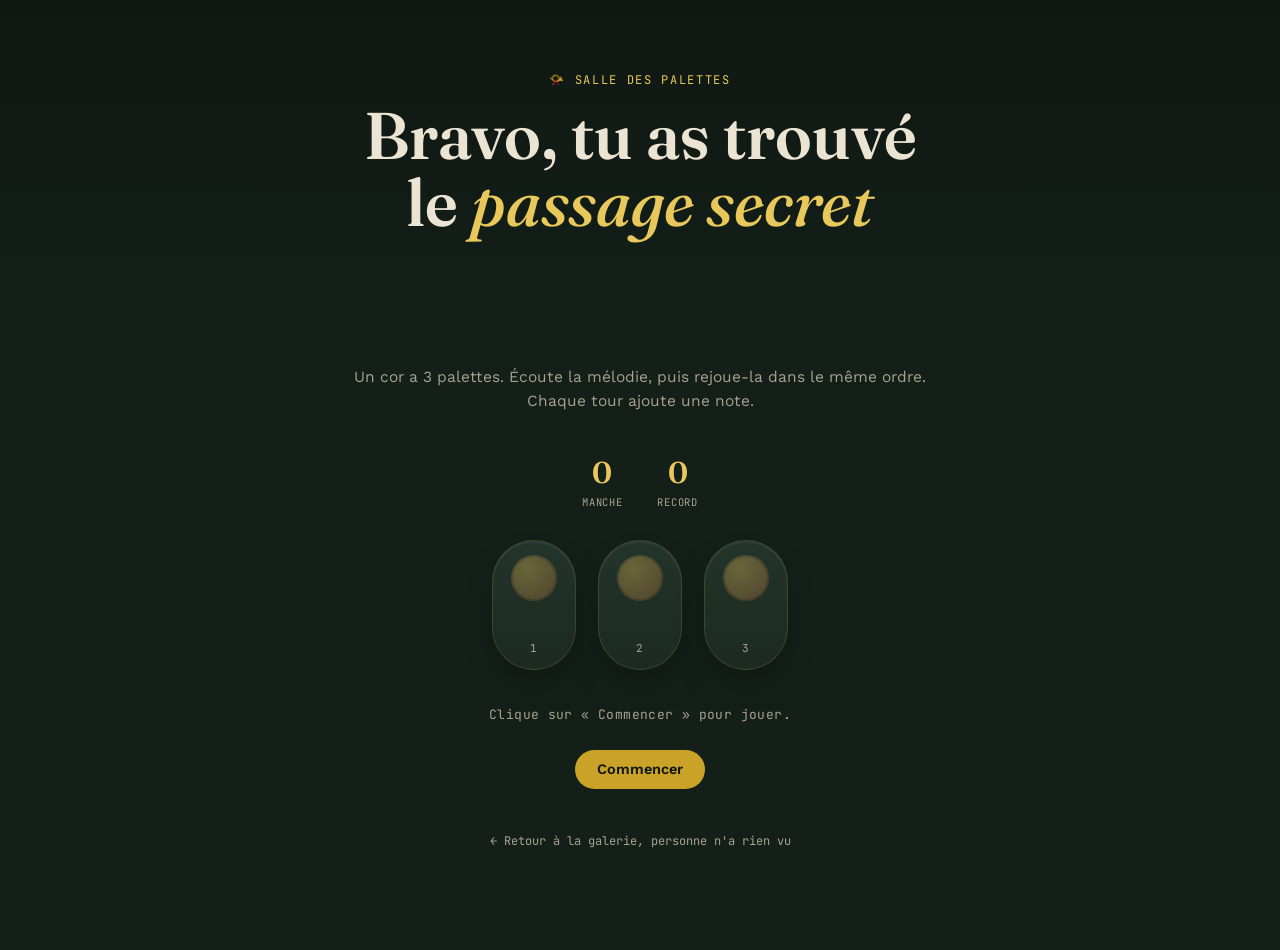
<file: secret.html>
<!DOCTYPE html>
<html lang="fr">
<head>
<meta charset="UTF-8">
<meta name="viewport" content="width=device-width, initial-scale=1.0">
<title>??? — Pupitre Cor d'harmonie</title>
<link rel="icon" type="image/svg+xml" href="assets/favicon.svg">
<link rel="preconnect" href="https://fonts.googleapis.com">
<link rel="preconnect" href="https://fonts.gstatic.com" crossorigin>
<link href="https://fonts.googleapis.com/css2?family=Fraunces:opsz,wght@9..144,400;9..144,500;9..144,600;9..144,700&family=Work+Sans:wght@400;500;600&family=JetBrains+Mono:wght@400;500&display=swap" rel="stylesheet">
<link rel="stylesheet" href="assets/style.css">
<style>
  .secret-main{
    max-width: 640px;
    margin: 0 auto;
    padding: 60px 28px 100px;
    text-align: center;
  }
  .secret-eyebrow{
    font-family: "JetBrains Mono", monospace;
    font-size: 12px;
    letter-spacing: 0.14em;
    text-transform: uppercase;
    color: var(--gold-bright);
    margin: 0 0 14px;
  }
  .secret-title{
    font-family: "Fraunces", serif;
    font-weight: 600;
    font-size: clamp(30px, 5vw, 44px);
    margin: 0 0 14px;
    color: var(--ivory);
  }
  .secret-lede{
    color: var(--ivory-dim);
    font-size: 15.5px;
    line-height: 1.6;
    margin: 0 0 40px;
  }

  .horn-body{
    display: flex;
    justify-content: center;
    gap: 22px;
    margin: 0 auto 36px;
  }

  .palette{
    --tone: var(--gold);
    width: 84px;
    height: 130px;
    border-radius: 999px;
    border: 1px solid var(--line);
    background: linear-gradient(180deg, var(--panel-alt), var(--panel));
    box-shadow: var(--shadow), inset 0 2px 0 rgba(255,255,255,0.04);
    cursor: pointer;
    position: relative;
    transition: transform .08s ease, box-shadow .15s ease, border-color .15s ease;
    padding: 0;
  }
  .palette:hover{ border-color: var(--gold); }
  .palette::before{
    content: "";
    position: absolute;
    top: 14px; left: 50%;
    transform: translateX(-50%);
    width: 46px; height: 46px;
    border-radius: 50%;
    background: radial-gradient(circle at 35% 30%, var(--gold-bright), var(--copper));
    box-shadow: inset 0 0 0 2px rgba(0,0,0,0.25);
    opacity: 0.35;
    transition: opacity .12s ease, box-shadow .12s ease;
  }
  .palette.lit{
    transform: translateY(6px);
  }
  .palette.lit::before{
    opacity: 1;
    box-shadow: 0 0 26px 6px rgba(232,200,90,0.55), inset 0 0 0 2px rgba(0,0,0,0.25);
  }
  .palette-label{
    position: absolute;
    bottom: 14px;
    left: 0; right: 0;
    font-family: "JetBrains Mono", monospace;
    font-size: 11px;
    color: var(--ivory-dim);
    letter-spacing: 0.06em;
  }

  .secret-status{
    font-family: "JetBrains Mono", monospace;
    font-size: 13px;
    color: var(--ivory-dim);
    letter-spacing: 0.03em;
    margin: 0 0 26px;
    min-height: 18px;
  }
  .secret-score{
    display: flex;
    justify-content: center;
    gap: 34px;
    margin: 0 0 30px;
  }
  .secret-score div{ text-align: center; }
  .secret-score .num{
    font-family: "Fraunces", serif;
    font-weight: 600;
    font-size: 30px;
    color: var(--gold-bright);
    display: block;
  }
  .secret-score .lbl{
    font-family: "JetBrains Mono", monospace;
    font-size: 10.5px;
    letter-spacing: 0.08em;
    text-transform: uppercase;
    color: var(--ivory-dim);
  }

  .secret-btn{
    display: inline-flex;
    align-items: center;
    gap: 8px;
    padding: 11px 22px;
    border-radius: 999px;
    background: var(--gold);
    color: var(--bg-deep);
    border: none;
    font-family: "Work Sans", sans-serif;
    font-size: 14.5px;
    font-weight: 600;
    cursor: pointer;
    transition: background .18s ease, transform .18s ease;
  }
  .secret-btn:hover{ background: var(--gold-bright); transform: translateY(-1px); }
  .secret-btn:disabled{
    pointer-events: none;
    opacity: 0.5;
  }

  .secret-back{
    display: inline-block;
    margin-top: 44px;
    font-family: "JetBrains Mono", monospace;
    font-size: 12px;
    color: var(--ivory-dim);
    text-decoration: none;
    border-bottom: 1px solid transparent;
    transition: color .18s ease, border-color .18s ease;
  }
  .secret-back:hover{ color: var(--gold-bright); border-color: var(--gold); }

  @media (max-width: 460px){
    .palette{ width: 64px; height: 104px; }
    .palette::before{ width: 36px; height: 36px; top: 10px; }
  }
</style>
</head>
<body>

<header class="hero" style="border-bottom:none;">
  <div class="hero-inner" style="justify-content:center;">
    <div class="hero-text" style="text-align:center; max-width: 640px;">
      <p class="eyebrow" style="margin: 0 auto 14px;">📯 Salle des palettes</p>
      <h1 style="text-align:center;">Bravo, tu as trouvé<br>le <span>passage secret</span></h1>
    </div>
  </div>
</header>

<main class="secret-main">
  <p class="secret-lede">
    Un cor a 3 palettes. Écoute la mélodie, puis rejoue-la dans le même ordre.
    Chaque tour ajoute une note.
  </p>

  <div class="secret-score">
    <div><span class="num" id="score-current">0</span><span class="lbl">Manche</span></div>
    <div><span class="num" id="score-best">0</span><span class="lbl">Record</span></div>
  </div>

  <div class="horn-body">
    <button class="palette" data-note="0" aria-label="Palette 1"><span class="palette-label">1</span></button>
    <button class="palette" data-note="1" aria-label="Palette 2"><span class="palette-label">2</span></button>
    <button class="palette" data-note="2" aria-label="Palette 3"><span class="palette-label">3</span></button>
  </div>

  <p class="secret-status" id="status">Clique sur « Commencer » pour jouer.</p>

  <button class="secret-btn" id="start-btn">Commencer</button>

  <div>
    <a href="galerie.html" class="secret-back">← Retour à la galerie, personne n'a rien vu</a>
  </div>
</main>

<script>
(function () {
  const palettes = Array.from(document.querySelectorAll(".palette"));
  const statusEl = document.getElementById("status");
  const startBtn = document.getElementById("start-btn");
  const scoreCurrentEl = document.getElementById("score-current");
  const scoreBestEl = document.getElementById("score-best");

  const BEST_KEY = "cor-palettes-record";
  let best = Number(localStorage.getItem(BEST_KEY) || 0);
  scoreBestEl.textContent = best;

  // Fréquences façon fa/la/do (cor en fa, simplifié) pour les 3 palettes
  const FREQS = [349.23, 440.0, 523.25];

  let audioCtx = null;
  function ensureAudio() {
    if (!audioCtx) {
      audioCtx = new (window.AudioContext || window.webkitAudioContext)();
    }
    return audioCtx;
  }

  function playNote(index, duration = 0.32) {
    const ctx = ensureAudio();
    const osc = ctx.createOscillator();
    const gain = ctx.createGain();
    osc.type = "triangle";
    osc.frequency.value = FREQS[index];
    gain.gain.setValueAtTime(0.0001, ctx.currentTime);
    gain.gain.exponentialRampToValueAtTime(0.22, ctx.currentTime + 0.02);
    gain.gain.exponentialRampToValueAtTime(0.0001, ctx.currentTime + duration);
    osc.connect(gain);
    gain.connect(ctx.destination);
    osc.start();
    osc.stop(ctx.currentTime + duration + 0.02);
  }

  function litPulse(index, duration = 320) {
    const el = palettes[index];
    el.classList.add("lit");
    playNote(index, duration / 1000);
    setTimeout(() => el.classList.remove("lit"), duration);
  }

  let sequence = [];
  let playerStep = 0;
  let accepting = false;
  let round = 0;

  function updateScore() {
    scoreCurrentEl.textContent = round;
  }

  async function playSequence() {
    accepting = false;
    statusEl.textContent = "Écoute...";
    await sleep(500);
    for (let i = 0; i < sequence.length; i++) {
      litPulse(sequence[i], 380);
      await sleep(480);
    }
    playerStep = 0;
    accepting = true;
    statusEl.textContent = "À toi de jouer.";
  }

  function sleep(ms) {
    return new Promise((resolve) => setTimeout(resolve, ms));
  }

  function nextRound() {
    round += 1;
    updateScore();
    sequence.push(Math.floor(Math.random() * 3));
    playSequence();
  }

  function gameOver() {
    accepting = false;
    statusEl.textContent = `Perdu à la manche ${round}. Réessaie !`;
    if (round - 1 > best) {
      best = round - 1;
      localStorage.setItem(BEST_KEY, String(best));
      scoreBestEl.textContent = best;
      statusEl.textContent += " Nouveau record !";
    }
    startBtn.disabled = false;
    startBtn.textContent = "Rejouer";
  }

  palettes.forEach((btn, index) => {
    btn.addEventListener("click", () => {
      if (!accepting) return;
      litPulse(index, 250);

      if (sequence[playerStep] !== index) {
        gameOver();
        return;
      }

      playerStep += 1;
      if (playerStep === sequence.length) {
        accepting = false;
        statusEl.textContent = "Bien joué !";
        setTimeout(nextRound, 700);
      }
    });
  });

  startBtn.addEventListener("click", () => {
    ensureAudio();
    sequence = [];
    round = 0;
    updateScore();
    startBtn.disabled = true;
    startBtn.textContent = "En cours…";
    nextRound();
  });
})();
</script>

</body>
</html>
</file>
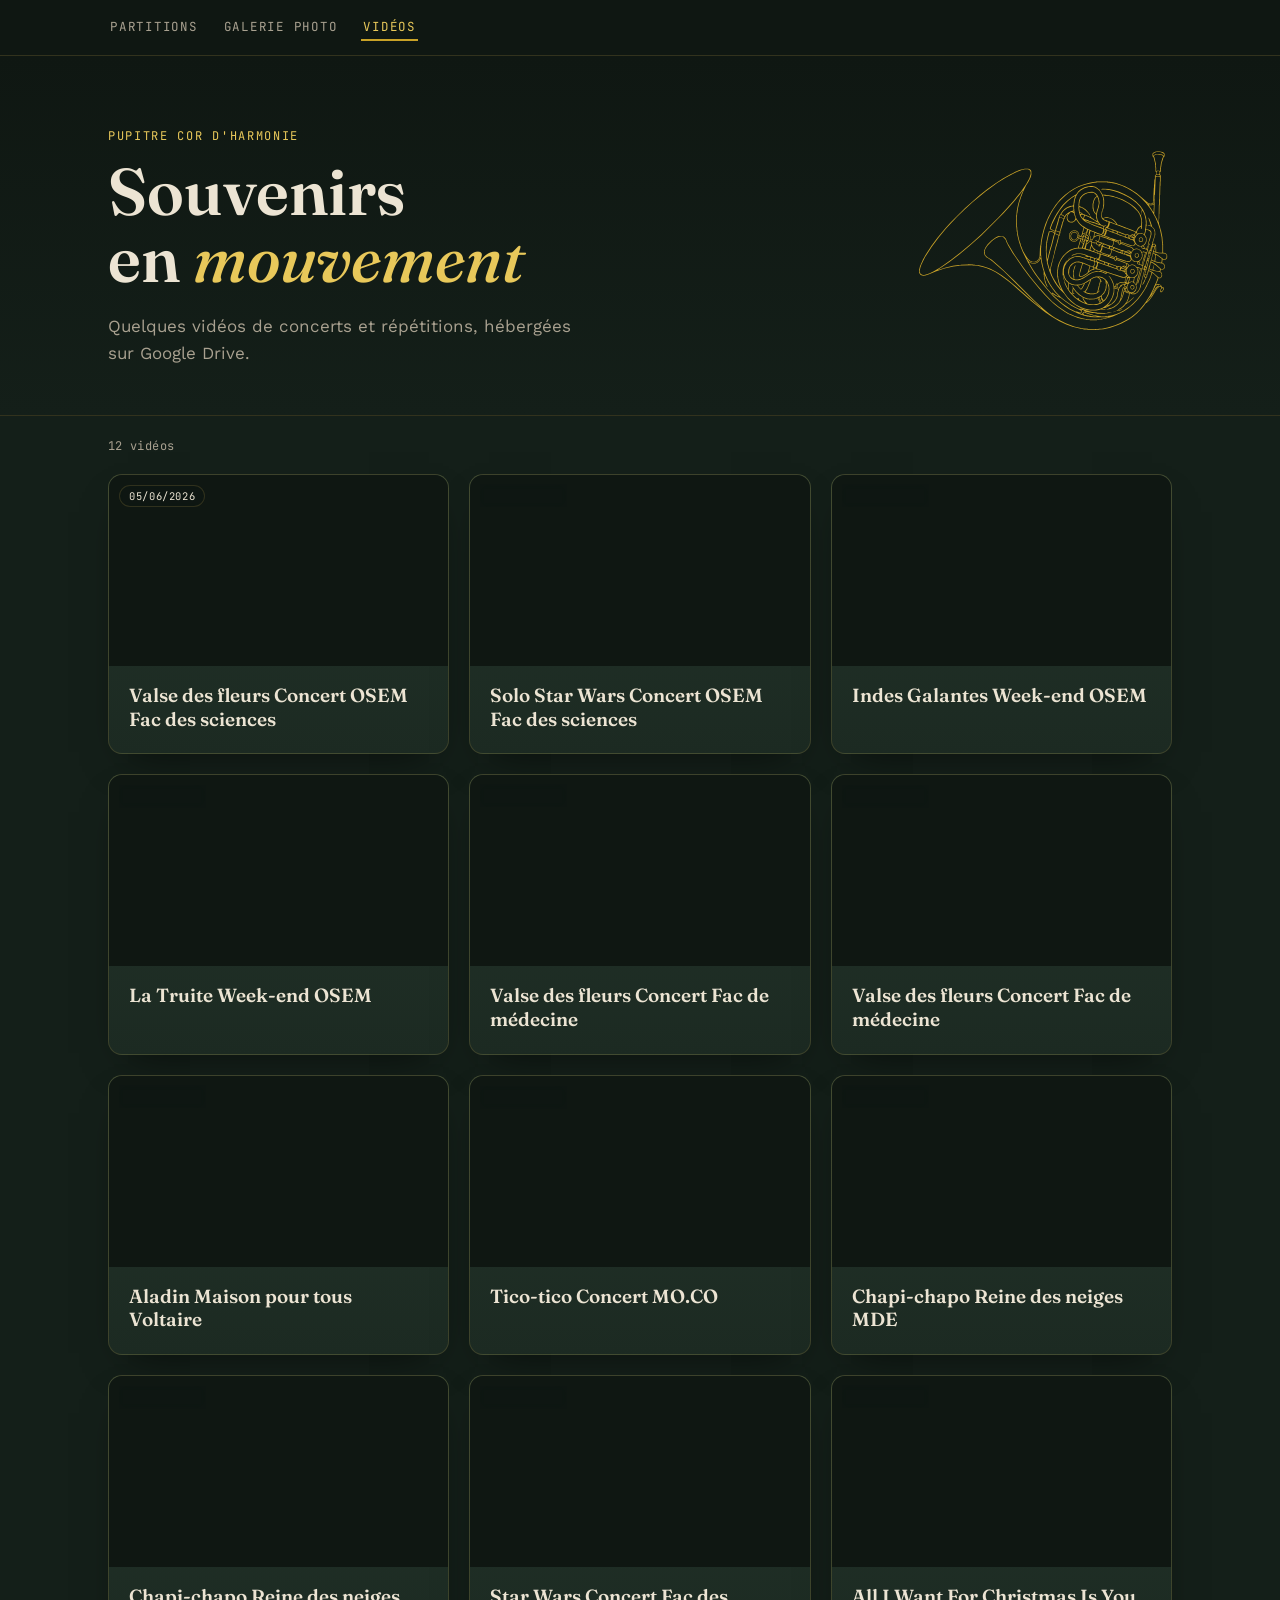
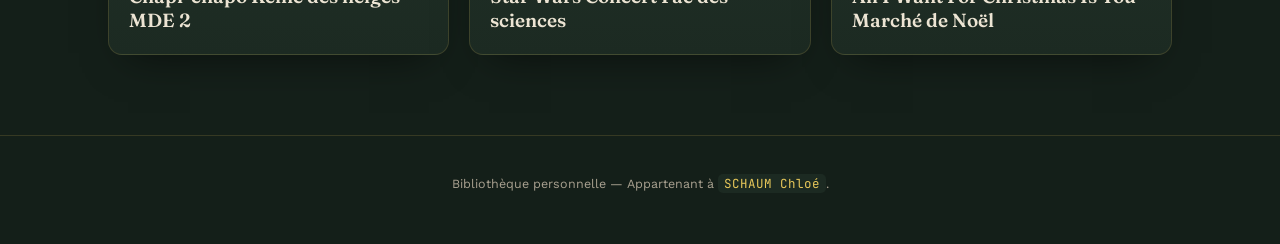
<file: videos.html>
<!DOCTYPE html>
<html lang="fr">
<head>
<meta charset="UTF-8">
<meta name="viewport" content="width=device-width, initial-scale=1.0">
<title>Vidéos — Pupitre Cor d'harmonie</title>
<link rel="icon" type="image/svg+xml" href="assets/favicon.svg">
<link rel="preconnect" href="https://fonts.googleapis.com">
<link rel="preconnect" href="https://fonts.gstatic.com" crossorigin>
<link href="https://fonts.googleapis.com/css2?family=Fraunces:opsz,wght@9..144,400;9..144,500;9..144,600;9..144,700&family=Work+Sans:wght@400;500;600&family=JetBrains+Mono:wght@400;500&display=swap" rel="stylesheet">
<link rel="stylesheet" href="assets/style.css">
</head>
<body>

<nav class="site-nav">
  <div class="site-nav-inner">
    <a href="index.html" class="site-nav-link">Partitions</a>
    <a href="galerie.html" class="site-nav-link">Galerie photo</a>
    <a href="videos.html" class="site-nav-link active">Vidéos</a>
  </div>
</nav>

<div class="valve-rail" aria-hidden="true">
  <div class="pipe"></div>
</div>

<header class="hero">
  <div class="hero-inner">
    <div class="hero-text">
      <p class="eyebrow">Pupitre Cor d'harmonie</p>
      <h1>Souvenirs<br>en <span>mouvement</span></h1>
      <p class="lede">Quelques vidéos de concerts et répétitions, hébergées sur Google Drive.</p>
    </div>
    <svg class="horn-signature" viewBox="0 0 1402 1122" aria-hidden="true">
      <title>Cor d'harmonie — outline avec ouvertures</title>
  <g fill="var(--gold)" fill-rule="evenodd">
    <path d="M 1185 761 L 1179 766 L 1177 771 L 1177 776 L 1183 784 L 1190 785 L 1197 781 L 1199 777 L 1199 769 L 1195 763 L 1191 761 Z M 1186 764 L 1192 765 L 1196 770 L 1196 776 L 1191 782 L 1184 781 L 1180 775 L 1180 771 L 1182 767 Z M 1187 674 L 1182 676 L 1179 679 L 1177 689 L 1179 694 L 1183 698 L 1192 699 L 1197 696 L 1200 692 L 1201 684 L 1199 679 L 1196 676 L 1191 674 Z M 1186 677 L 1192 677 L 1196 680 L 1198 684 L 1197 691 L 1191 696 L 1186 696 L 1183 694 L 1180 688 L 1181 682 Z M 1208 589 L 1202 595 L 1201 604 L 1203 609 L 1207 612 L 1215 613 L 1222 608 L 1224 604 L 1224 597 L 1219 590 L 1217 589 Z M 1210 591 L 1214 591 L 1218 593 L 1221 597 L 1221 604 L 1215 610 L 1208 609 L 1204 604 L 1204 597 Z M 1231 504 L 1226 507 L 1224 510 L 1223 520 L 1224 523 L 1229 528 L 1235 529 L 1239 528 L 1244 524 L 1246 519 L 1246 513 L 1240 505 Z M 1231 507 L 1238 507 L 1243 513 L 1243 519 L 1241 523 L 1237 526 L 1230 525 L 1226 520 L 1226 512 Z M 1362 53 L 1358 48 L 1351 44 L 1334 40 L 1322 40 L 1312 42 L 1303 46 L 1297 52 L 1297 66 L 1303 73 L 1310 101 L 1311 113 L 1312 114 L 1312 127 L 1313 128 L 1313 149 L 1316 151 L 1316 163 L 1315 164 L 1316 165 L 1310 170 L 1310 185 L 1307 195 L 1306 218 L 1305 219 L 1305 235 L 1304 236 L 1300 313 L 1299 316 L 1294 321 L 1284 322 L 1272 317 L 1212 266 L 1179 244 L 1148 228 L 1123 218 L 1100 211 L 1083 207 L 1078 207 L 1065 204 L 1058 204 L 1057 203 L 1047 203 L 1046 202 L 992 203 L 991 204 L 978 205 L 957 209 L 924 218 L 898 228 L 872 241 L 853 253 L 824 275 L 798 300 L 774 329 L 751 364 L 734 396 L 719 432 L 710 460 L 701 495 L 695 527 L 694 541 L 691 553 L 691 560 L 690 561 L 688 608 L 682 621 L 672 631 L 666 634 L 657 636 L 656 635 L 649 635 L 637 630 L 625 619 L 614 603 L 599 577 L 586 543 L 586 540 L 580 524 L 574 500 L 570 479 L 569 466 L 568 465 L 567 447 L 566 446 L 566 431 L 565 430 L 565 399 L 566 398 L 567 375 L 568 374 L 571 350 L 578 319 L 588 287 L 601 254 L 616 223 L 628 204 L 640 179 L 644 164 L 643 146 L 640 141 L 632 135 L 626 133 L 608 133 L 579 141 L 557 150 L 538 160 L 536 160 L 490 186 L 453 210 L 407 243 L 366 275 L 285 346 L 209 422 L 181 453 L 137 506 L 105 549 L 76 593 L 59 623 L 43 659 L 38 680 L 39 695 L 42 701 L 47 706 L 51 708 L 60 710 L 72 709 L 92 703 L 131 686 L 175 672 L 223 661 L 255 657 L 256 656 L 265 656 L 266 655 L 326 654 L 327 655 L 338 655 L 339 656 L 353 657 L 382 663 L 404 670 L 430 681 L 451 692 L 478 709 L 511 733 L 537 754 L 644 848 L 689 885 L 718 907 L 750 929 L 792 954 L 832 973 L 865 985 L 910 997 L 915 997 L 928 1000 L 935 1000 L 936 1001 L 945 1001 L 946 1002 L 991 1003 L 992 1002 L 1009 1002 L 1010 1001 L 1033 999 L 1069 991 L 1107 978 L 1130 968 L 1170 946 L 1193 930 L 1212 914 L 1236 890 L 1252 871 L 1258 862 L 1269 854 L 1280 843 L 1296 821 L 1319 784 L 1328 774 L 1337 770 L 1342 771 L 1346 777 L 1341 783 L 1338 789 L 1338 796 L 1341 799 L 1345 799 L 1349 797 L 1358 785 L 1359 779 L 1357 774 L 1355 773 L 1351 774 L 1346 769 L 1345 765 L 1341 760 L 1331 756 L 1323 756 L 1318 758 L 1316 757 L 1327 731 L 1328 725 L 1330 723 L 1331 724 L 1338 724 L 1342 722 L 1346 718 L 1349 712 L 1348 699 L 1346 695 L 1339 689 L 1341 678 L 1342 677 L 1352 678 L 1356 676 L 1361 671 L 1363 666 L 1363 654 L 1360 648 L 1356 644 L 1349 640 L 1351 623 L 1353 622 L 1356 624 L 1366 624 L 1372 620 L 1376 612 L 1376 601 L 1372 593 L 1365 588 L 1355 587 L 1354 586 L 1354 540 L 1353 539 L 1353 528 L 1352 527 L 1350 502 L 1343 467 L 1341 463 L 1336 442 L 1332 432 L 1332 403 L 1333 402 L 1333 379 L 1334 378 L 1335 331 L 1336 330 L 1337 276 L 1338 275 L 1339 226 L 1340 225 L 1340 203 L 1341 202 L 1341 180 L 1342 179 L 1342 170 L 1338 166 L 1338 152 L 1342 147 L 1342 133 L 1343 132 L 1343 124 L 1344 123 L 1346 106 L 1356 73 L 1362 66 Z M 921 919 L 922 918 L 923 919 L 922 920 Z M 918 918 L 919 917 L 922 918 L 921 919 Z M 904 913 L 905 912 L 906 913 L 905 914 Z M 923 914 L 928 907 L 935 911 L 959 920 L 1000 930 L 999 931 L 990 931 L 989 930 L 978 930 L 977 929 L 968 929 L 967 928 L 955 927 L 950 925 L 932 922 L 927 919 Z M 909 894 L 913 893 L 915 895 L 912 896 Z M 694 883 L 695 882 L 696 883 L 695 884 Z M 693 882 L 694 881 L 695 882 L 694 883 Z M 692 881 L 693 880 L 694 881 L 693 882 Z M 689 879 L 691 878 L 693 880 L 691 881 Z M 688 878 L 689 877 L 690 878 L 689 879 Z M 1045 877 L 1046 876 L 1047 877 L 1046 878 Z M 687 877 L 688 876 L 689 877 L 688 878 Z M 686 876 L 687 875 L 688 876 L 687 877 Z M 1059 872 L 1057 874 L 1049 877 L 1046 876 L 1051 872 L 1056 872 L 1057 871 Z M 1157 856 L 1158 855 L 1159 856 L 1158 857 Z M 1267 849 L 1268 848 L 1269 849 L 1268 850 Z M 1126 836 L 1127 835 L 1128 836 L 1127 837 Z M 893 835 L 894 834 L 896 835 L 895 836 Z M 1007 829 L 1009 830 L 1011 840 L 1019 854 L 1017 856 L 1015 855 L 1004 831 Z M 923 830 L 924 829 L 944 837 L 954 838 L 955 839 L 984 838 L 1001 832 L 1013 857 L 998 863 L 984 864 L 983 865 L 961 864 L 946 861 L 931 846 L 926 838 Z M 1019 822 L 1021 827 L 1020 835 L 1023 841 L 1029 847 L 1023 853 L 1020 851 L 1011 830 L 1011 828 Z M 1293 805 L 1294 804 L 1295 805 L 1294 806 Z M 1294 803 L 1295 802 L 1296 804 L 1295 805 Z M 1155 797 L 1157 796 L 1163 799 L 1171 800 L 1172 802 L 1171 803 L 1159 800 Z M 1152 795 L 1154 794 L 1156 796 L 1154 797 Z M 1146 785 L 1148 786 L 1148 788 L 1153 794 L 1152 795 L 1145 791 L 1145 786 Z M 804 784 L 805 783 L 806 784 L 805 785 Z M 1146 783 L 1147 782 L 1148 783 L 1147 784 Z M 871 781 L 880 794 L 900 814 L 920 827 L 921 836 L 929 850 L 934 855 L 933 856 L 924 853 L 904 842 L 900 838 L 898 831 L 890 833 L 879 824 L 864 809 L 865 807 L 870 809 L 876 808 L 876 806 L 872 806 L 869 802 L 869 787 Z M 1153 780 L 1157 779 L 1159 781 L 1160 786 L 1163 792 L 1166 795 L 1165 797 L 1157 793 L 1152 788 L 1151 782 Z M 1112 786 L 1107 804 L 1106 816 L 1103 827 L 1097 839 L 1092 846 L 1076 861 L 1068 866 L 1057 868 L 1056 867 L 1061 862 L 1075 843 L 1084 824 L 1090 804 L 1091 780 L 1093 778 L 1098 781 L 1103 780 Z M 1144 777 L 1145 779 L 1143 783 L 1142 792 L 1139 800 L 1137 811 L 1132 827 L 1128 835 L 1127 832 L 1131 819 L 1134 798 L 1138 782 L 1141 777 Z M 1354 776 L 1355 777 L 1355 783 L 1353 787 L 1347 794 L 1343 796 L 1341 794 L 1341 790 L 1344 784 L 1350 778 Z M 1320 775 L 1321 777 L 1315 784 L 1287 828 L 1278 840 L 1269 849 L 1268 847 L 1271 844 L 1278 832 L 1288 821 L 1313 783 Z M 1320 775 L 1321 774 L 1322 775 L 1321 776 Z M 1321 774 L 1322 773 L 1323 774 L 1322 775 Z M 1326 770 L 1327 771 L 1323 774 L 1322 773 Z M 1326 770 L 1327 769 L 1328 770 L 1327 771 Z M 1091 770 L 1092 769 L 1097 769 L 1100 775 L 1098 777 L 1096 775 L 1092 775 Z M 1327 769 L 1328 768 L 1330 769 L 1329 770 Z M 1342 766 L 1341 767 L 1334 767 L 1330 769 L 1329 768 L 1333 765 L 1328 765 L 1321 769 L 1314 776 L 1296 803 L 1295 802 L 1311 770 L 1311 768 L 1315 762 L 1318 762 L 1322 760 L 1334 760 L 1337 761 Z M 1162 754 L 1163 756 L 1160 761 L 1158 769 L 1156 770 L 1151 768 L 1148 764 L 1149 760 L 1157 754 Z M 925 754 L 926 756 L 924 761 L 922 763 L 922 765 L 916 776 L 911 782 L 898 768 L 896 763 L 897 762 L 904 762 L 907 760 L 917 758 Z M 1101 773 L 1100 764 L 1101 760 L 1104 756 L 1107 757 L 1104 763 L 1104 770 L 1108 775 L 1112 776 L 1113 775 L 1107 769 L 1107 764 L 1109 759 L 1117 752 L 1121 750 L 1152 751 L 1153 752 L 1145 757 L 1135 758 L 1122 762 L 1125 765 L 1117 772 L 1115 775 L 1114 780 L 1112 782 L 1106 779 Z M 1050 746 L 1054 752 L 1060 771 L 1061 787 L 1060 788 L 1059 800 L 1057 808 L 1049 825 L 1043 834 L 1033 844 L 1025 830 L 1023 819 L 1036 806 L 1046 787 L 1049 774 L 1049 764 L 1050 763 L 1049 760 L 1050 755 L 1049 747 Z M 1188 745 L 1198 750 L 1204 757 L 1208 766 L 1208 779 L 1204 788 L 1197 796 L 1190 800 L 1185 800 L 1184 801 L 1174 798 L 1167 792 L 1162 783 L 1161 768 L 1165 758 L 1172 750 L 1182 745 Z M 1169 723 L 1171 725 L 1171 728 L 1167 739 L 1166 746 L 1162 749 L 1159 749 L 1157 747 L 1163 726 L 1166 723 Z M 1175 721 L 1182 723 L 1194 723 L 1195 722 L 1197 723 L 1193 743 L 1181 742 L 1171 747 L 1169 746 L 1174 729 L 1174 722 Z M 1043 736 L 1045 754 L 1046 755 L 1046 763 L 1045 764 L 1044 779 L 1038 795 L 1030 807 L 1020 817 L 1011 823 L 988 833 L 977 834 L 976 835 L 957 835 L 956 834 L 945 833 L 924 825 L 904 812 L 885 794 L 877 784 L 869 772 L 867 767 L 864 770 L 868 776 L 865 789 L 865 807 L 864 808 L 854 798 L 844 784 L 845 779 L 845 757 L 844 753 L 846 751 L 860 759 L 865 759 L 875 762 L 891 763 L 900 776 L 911 786 L 918 779 L 922 773 L 931 755 L 931 753 L 934 750 L 939 748 L 959 735 L 960 737 L 955 751 L 952 756 L 948 768 L 946 770 L 946 772 L 939 785 L 931 796 L 927 794 L 923 796 L 936 804 L 951 809 L 956 809 L 957 810 L 981 810 L 998 805 L 1005 800 L 1013 791 L 1013 790 L 1006 796 L 1004 795 L 1011 769 L 1011 765 L 1015 753 L 1015 749 L 1017 745 L 1017 741 L 1018 740 L 1021 746 L 1022 742 L 1018 731 L 1007 720 L 1011 719 L 1028 724 L 1036 729 Z M 1012 729 L 1016 736 L 1014 739 L 1013 746 L 1011 750 L 1009 762 L 1007 766 L 1000 796 L 997 801 L 993 803 L 977 806 L 960 806 L 959 805 L 949 804 L 935 798 L 945 783 L 960 749 L 965 732 L 967 730 L 982 722 L 994 719 L 997 719 L 1004 722 Z M 1158 717 L 1160 720 L 1160 724 L 1155 744 L 1153 745 L 1150 742 L 1150 739 L 1155 723 L 1155 718 Z M 1159 712 L 1162 710 L 1168 717 L 1167 718 L 1160 717 L 1158 715 Z M 1256 707 L 1262 707 L 1266 710 L 1266 713 L 1262 718 L 1259 718 L 1254 714 L 1253 710 Z M 816 707 L 818 710 L 818 713 L 822 724 L 826 731 L 835 743 L 842 749 L 841 752 L 842 776 L 841 777 L 838 775 L 824 744 L 815 710 Z M 1149 692 L 1150 691 L 1154 692 L 1156 698 L 1155 699 Z M 1021 684 L 1022 683 L 1042 690 L 1045 693 L 1045 696 L 1044 697 L 1033 691 L 1022 688 Z M 140 678 L 141 677 L 143 678 L 142 679 Z M 1155 676 L 1156 678 L 1154 687 L 1153 688 L 1147 687 L 1146 686 L 1147 685 L 1150 685 L 1152 683 L 1153 677 Z M 1277 675 L 1278 674 L 1287 679 L 1306 685 L 1337 691 L 1343 696 L 1346 702 L 1345 714 L 1341 719 L 1337 721 L 1330 720 L 1296 691 L 1284 684 L 1277 682 L 1276 681 Z M 1252 672 L 1253 671 L 1254 673 L 1253 674 Z M 1127 673 L 1129 671 L 1145 676 L 1149 679 L 1149 681 L 1148 682 L 1129 681 L 1126 679 Z M 1231 672 L 1232 674 L 1228 684 L 1220 715 L 1217 722 L 1209 755 L 1207 756 L 1197 745 L 1200 721 L 1207 716 L 1215 706 L 1220 691 L 1220 677 L 1222 672 L 1224 670 Z M 982 672 L 985 670 L 994 674 L 993 675 L 983 675 Z M 1216 667 L 1219 667 L 1222 669 L 1222 671 L 1219 675 L 1215 669 Z M 1260 665 L 1264 668 L 1261 676 L 1257 674 L 1258 668 Z M 1255 663 L 1256 667 L 1254 672 L 1253 667 Z M 1130 667 L 1139 662 L 1145 668 L 1150 668 L 1154 665 L 1158 668 L 1150 673 L 1147 673 L 1143 671 L 1133 669 Z M 1107 662 L 1108 664 L 1106 670 L 1104 672 L 1102 670 L 1103 665 L 1105 662 Z M 1118 661 L 1121 662 L 1124 665 L 1121 672 L 1121 678 L 1119 680 L 1113 678 L 1108 674 L 1108 669 L 1112 663 Z M 1143 661 L 1146 660 L 1151 662 L 1146 665 Z M 979 669 L 977 675 L 972 676 L 958 683 L 954 687 L 953 686 L 960 663 L 962 660 L 972 664 Z M 997 655 L 998 654 L 999 655 L 998 656 Z M 1186 653 L 1194 654 L 1204 659 L 1214 672 L 1217 682 L 1217 691 L 1213 703 L 1203 715 L 1192 720 L 1181 720 L 1168 713 L 1161 704 L 1157 690 L 1159 675 L 1164 666 L 1172 658 L 1178 655 Z M 998 650 L 999 649 L 1000 651 L 999 652 Z M 1161 647 L 1165 651 L 1168 657 L 1160 665 L 1156 662 L 1156 660 L 1158 656 L 1159 648 Z M 1061 648 L 1063 647 L 1100 660 L 1102 662 L 1098 670 L 1060 656 L 1059 654 L 1061 651 Z M 956 658 L 957 662 L 947 693 L 941 699 L 928 707 L 916 713 L 907 714 L 904 709 L 904 704 L 921 646 L 923 645 Z M 1003 643 L 1007 642 L 1054 658 L 1057 660 L 1077 666 L 1080 668 L 1105 676 L 1109 680 L 1115 683 L 1123 682 L 1142 689 L 1146 692 L 1149 698 L 1157 707 L 1157 709 L 1152 715 L 1144 718 L 1139 718 L 1124 714 L 1096 704 L 1093 704 L 1090 702 L 998 671 L 995 669 L 997 667 L 1002 655 Z M 827 643 L 828 642 L 829 643 L 828 644 Z M 828 641 L 829 640 L 830 642 L 829 643 Z M 1289 639 L 1302 645 L 1305 648 L 1313 652 L 1338 674 L 1336 685 L 1334 687 L 1319 685 L 1300 679 L 1303 668 L 1303 661 L 1305 652 L 1302 657 L 1298 675 L 1296 678 L 1286 675 L 1280 671 L 1285 654 L 1287 641 Z M 1039 640 L 1041 639 L 1057 646 L 1056 652 L 1054 654 L 1052 654 L 1043 650 L 1040 650 L 1038 648 Z M 829 640 L 830 639 L 831 640 L 830 641 Z M 847 702 L 848 679 L 853 662 L 869 646 L 880 640 L 888 638 L 905 639 L 915 642 L 917 644 L 916 651 L 906 683 L 903 698 L 900 705 L 900 710 L 903 713 L 903 716 L 910 718 L 917 716 L 931 709 L 944 701 L 955 690 L 963 684 L 973 679 L 978 680 L 981 677 L 995 676 L 996 677 L 1004 677 L 1019 683 L 1017 687 L 1015 686 L 992 686 L 987 688 L 975 690 L 955 700 L 933 715 L 910 727 L 893 731 L 881 731 L 877 730 L 874 725 L 875 719 L 872 704 L 872 692 L 873 691 L 874 680 L 883 653 L 878 658 L 875 664 L 869 688 L 869 710 L 872 725 L 871 728 L 866 726 L 856 718 L 852 713 Z M 830 638 L 831 637 L 832 639 L 831 640 Z M 1220 636 L 1226 640 L 1227 642 L 1226 647 L 1223 647 L 1217 644 L 1217 641 Z M 988 636 L 991 638 L 997 638 L 998 643 L 995 655 L 990 665 L 987 668 L 978 664 L 982 659 L 986 649 L 987 637 Z M 831 637 L 832 636 L 833 637 L 832 638 Z M 832 635 L 833 634 L 834 636 L 833 637 Z M 833 634 L 834 633 L 835 634 L 834 635 Z M 1270 631 L 1273 633 L 1273 636 L 1267 655 L 1266 662 L 1264 664 L 1260 661 L 1268 632 Z M 1290 629 L 1292 628 L 1301 633 L 1319 639 L 1327 640 L 1332 642 L 1349 644 L 1353 646 L 1358 651 L 1360 655 L 1360 665 L 1358 670 L 1352 675 L 1346 675 L 1342 673 L 1315 649 L 1300 639 L 1289 634 Z M 997 629 L 999 626 L 1007 627 L 1015 631 L 1034 637 L 1036 641 L 1035 646 L 1033 647 L 1004 637 L 1001 634 L 997 633 Z M 621 622 L 622 621 L 623 622 L 622 623 Z M 1273 620 L 1276 623 L 1276 626 L 1274 629 L 1271 629 L 1270 625 Z M 620 621 L 621 620 L 622 621 L 621 622 Z M 630 639 L 632 638 L 638 642 L 647 645 L 652 645 L 653 646 L 666 645 L 678 639 L 687 630 L 694 619 L 695 620 L 695 626 L 699 647 L 707 678 L 710 685 L 710 706 L 711 707 L 711 716 L 712 717 L 713 728 L 715 733 L 716 741 L 723 760 L 728 769 L 731 771 L 731 768 L 724 754 L 717 731 L 716 720 L 715 719 L 715 708 L 714 707 L 715 702 L 726 728 L 736 748 L 747 766 L 770 798 L 794 822 L 792 823 L 777 816 L 756 801 L 754 802 L 755 806 L 772 817 L 792 827 L 801 829 L 827 850 L 860 872 L 877 882 L 902 894 L 908 898 L 912 899 L 914 901 L 911 907 L 907 910 L 889 904 L 882 903 L 852 888 L 811 860 L 795 847 L 764 818 L 731 782 L 676 712 L 653 678 Z M 1102 619 L 1106 618 L 1109 620 L 1151 634 L 1155 634 L 1161 637 L 1168 637 L 1174 635 L 1182 628 L 1183 624 L 1185 623 L 1193 632 L 1199 635 L 1208 637 L 1213 636 L 1215 638 L 1214 642 L 1215 647 L 1236 654 L 1238 657 L 1241 656 L 1243 658 L 1241 668 L 1239 671 L 1236 671 L 1227 668 L 1223 665 L 1217 663 L 1212 663 L 1202 654 L 1191 650 L 1184 650 L 1171 655 L 1167 648 L 1163 644 L 1149 639 L 1144 636 L 1104 622 Z M 1007 618 L 1008 617 L 1009 618 L 1008 619 Z M 996 616 L 998 618 L 998 621 L 995 625 L 994 634 L 991 635 L 985 630 L 986 622 Z M 1008 616 L 1009 615 L 1010 616 L 1009 617 Z M 1009 614 L 1010 613 L 1011 614 L 1010 615 Z M 964 614 L 968 613 L 981 618 L 983 620 L 982 621 L 982 628 L 978 629 L 966 625 L 964 623 Z M 1010 611 L 1011 610 L 1012 611 L 1011 612 Z M 1101 607 L 1103 610 L 1103 613 L 1100 616 L 1099 626 L 1098 627 L 1095 625 L 1091 615 L 1093 612 Z M 1012 606 L 1013 607 L 1012 610 L 1011 609 Z M 1061 604 L 1062 603 L 1076 607 L 1079 609 L 1087 611 L 1089 614 L 1085 615 L 1080 612 L 1063 607 Z M 1169 603 L 1170 602 L 1171 603 L 1170 604 Z M 694 606 L 692 615 L 683 630 L 674 638 L 665 642 L 654 643 L 639 639 L 628 632 L 622 624 L 623 622 L 631 630 L 644 637 L 664 638 L 675 633 L 683 625 L 689 615 L 692 602 Z M 1066 602 L 1067 601 L 1068 602 L 1067 603 Z M 1316 599 L 1318 599 L 1327 604 L 1347 619 L 1346 634 L 1344 640 L 1325 637 L 1314 634 L 1311 632 L 1313 622 L 1313 615 L 1314 614 L 1314 606 Z M 1017 597 L 1020 596 L 1024 598 L 1027 598 L 1030 600 L 1065 611 L 1068 613 L 1089 620 L 1091 622 L 1093 628 L 1096 630 L 1099 630 L 1104 626 L 1154 644 L 1156 646 L 1155 655 L 1152 659 L 1147 657 L 1141 657 L 1130 664 L 1119 658 L 1108 659 L 1012 625 L 1010 623 L 1016 610 Z M 1300 594 L 1304 594 L 1310 596 L 1312 598 L 1310 616 L 1309 617 L 1309 625 L 1307 631 L 1292 625 L 1298 598 Z M 834 633 L 840 624 L 859 606 L 875 598 L 891 594 L 908 594 L 927 598 L 943 605 L 942 607 L 937 607 L 934 609 L 936 610 L 945 610 L 953 608 L 959 610 L 961 612 L 962 617 L 961 622 L 959 623 L 932 614 L 929 612 L 930 611 L 925 612 L 906 606 L 887 605 L 872 608 L 858 614 L 843 625 L 835 634 Z M 1284 589 L 1285 593 L 1282 600 L 1278 617 L 1276 618 L 1273 615 L 1280 591 L 1282 589 Z M 1179 588 L 1180 591 L 1178 593 L 1175 590 Z M 1261 587 L 1263 590 L 1261 593 L 1259 602 L 1255 612 L 1255 616 L 1253 620 L 1245 652 L 1243 653 L 1242 648 L 1245 641 L 1246 634 L 1255 606 L 1259 589 Z M 1150 586 L 1152 584 L 1173 593 L 1174 595 L 1178 594 L 1179 598 L 1177 601 L 1175 601 L 1174 599 L 1165 598 L 1158 594 L 1156 594 L 1155 596 L 1151 595 L 1149 590 Z M 1250 583 L 1255 585 L 1257 588 L 1247 620 L 1240 648 L 1238 651 L 1236 651 L 1229 648 L 1229 640 L 1225 634 L 1235 625 L 1241 614 L 1243 606 L 1243 595 L 1240 585 L 1241 584 L 1246 585 Z M 1302 584 L 1305 582 L 1312 585 L 1329 589 L 1360 590 L 1366 592 L 1371 597 L 1373 602 L 1372 614 L 1365 621 L 1355 620 L 1324 598 L 1309 591 L 1302 590 L 1301 589 Z M 1279 581 L 1280 585 L 1278 588 L 1277 585 Z M 1139 578 L 1144 579 L 1148 583 L 1144 592 L 1141 592 L 1135 589 L 1136 582 Z M 1156 582 L 1166 577 L 1169 580 L 1174 581 L 1177 585 L 1174 587 Z M 1287 576 L 1289 579 L 1285 586 L 1282 584 L 1284 578 Z M 1170 577 L 1171 576 L 1172 577 L 1171 578 Z M 1132 576 L 1135 579 L 1132 586 L 1129 587 L 1128 583 L 1130 577 Z M 983 574 L 985 571 L 1002 581 L 1011 584 L 1015 584 L 1027 590 L 1054 599 L 1058 603 L 1054 604 L 1051 602 L 1028 595 L 1025 593 L 1022 593 L 1013 589 L 1009 590 L 1001 585 L 997 585 L 985 581 L 982 579 Z M 1077 570 L 1079 569 L 1081 571 L 1081 573 L 1085 575 L 1096 578 L 1115 586 L 1126 589 L 1134 593 L 1151 598 L 1161 603 L 1174 607 L 1176 609 L 1180 621 L 1179 626 L 1174 631 L 1169 633 L 1160 633 L 1107 615 L 1106 614 L 1106 608 L 1104 605 L 1099 604 L 1092 609 L 1090 609 L 1070 601 L 1068 602 L 1067 601 L 1073 593 L 1077 581 Z M 1076 569 L 1077 568 L 1078 569 L 1077 570 Z M 1211 567 L 1212 568 L 1217 568 L 1224 571 L 1233 579 L 1239 590 L 1240 607 L 1234 621 L 1226 629 L 1218 633 L 1206 634 L 1196 630 L 1189 624 L 1185 618 L 1182 610 L 1181 598 L 1184 587 L 1189 579 L 1196 572 L 1202 569 Z M 851 577 L 868 569 L 882 565 L 887 565 L 888 564 L 917 564 L 941 570 L 978 583 L 987 585 L 990 587 L 993 587 L 999 591 L 999 595 L 1001 590 L 1011 594 L 1011 601 L 1008 611 L 1004 619 L 1001 621 L 1000 616 L 996 613 L 993 613 L 990 616 L 987 616 L 978 612 L 975 612 L 972 610 L 949 603 L 933 596 L 919 592 L 906 591 L 905 590 L 895 590 L 894 591 L 887 591 L 878 593 L 866 598 L 855 609 L 846 616 L 840 624 L 831 632 L 823 645 L 817 658 L 813 676 L 812 702 L 816 723 L 822 744 L 822 748 L 832 771 L 837 778 L 840 785 L 853 803 L 877 828 L 898 844 L 918 855 L 941 864 L 960 868 L 968 868 L 969 869 L 995 868 L 1004 866 L 1019 860 L 1039 845 L 1049 833 L 1059 815 L 1063 802 L 1064 788 L 1065 787 L 1063 764 L 1054 743 L 1049 736 L 1041 728 L 1027 719 L 1013 715 L 992 715 L 976 720 L 926 751 L 907 758 L 878 759 L 859 754 L 846 747 L 832 733 L 824 719 L 819 700 L 819 680 L 824 660 L 833 643 L 839 635 L 850 624 L 857 619 L 878 610 L 902 609 L 911 611 L 920 615 L 923 615 L 976 633 L 979 633 L 984 636 L 984 645 L 982 651 L 976 661 L 968 659 L 924 641 L 900 634 L 883 635 L 871 640 L 862 646 L 852 657 L 847 666 L 843 678 L 842 695 L 845 707 L 851 718 L 858 725 L 869 732 L 881 735 L 894 735 L 904 733 L 923 725 L 954 705 L 973 695 L 982 692 L 992 690 L 1000 690 L 1001 689 L 1008 689 L 1009 690 L 1016 690 L 1025 692 L 1046 701 L 1048 701 L 1050 693 L 1126 719 L 1134 721 L 1148 721 L 1149 720 L 1153 721 L 1147 740 L 1147 745 L 1148 746 L 1147 747 L 1122 746 L 1117 748 L 1111 754 L 1109 754 L 1107 752 L 1104 752 L 1100 755 L 1098 760 L 1098 764 L 1095 766 L 1091 766 L 1089 764 L 1087 752 L 1079 733 L 1069 718 L 1061 711 L 1061 713 L 1067 720 L 1075 733 L 1084 755 L 1087 770 L 1087 783 L 1088 784 L 1087 799 L 1079 826 L 1067 848 L 1060 857 L 1047 870 L 1028 883 L 1014 889 L 997 893 L 991 893 L 990 894 L 961 894 L 935 889 L 912 881 L 883 865 L 863 850 L 839 826 L 825 808 L 811 786 L 797 755 L 789 725 L 788 712 L 787 711 L 787 681 L 788 680 L 789 667 L 797 641 L 802 630 L 811 615 L 822 601 L 833 590 Z M 1291 562 L 1292 563 L 1290 572 L 1288 573 L 1287 572 Z M 1085 567 L 1089 564 L 1090 561 L 1092 563 L 1124 574 L 1127 576 L 1125 583 L 1121 584 L 1107 578 L 1088 572 L 1085 570 Z M 1292 558 L 1293 559 L 1292 563 L 1291 562 Z M 1293 555 L 1294 556 L 1293 559 L 1292 558 Z M 1305 555 L 1306 560 L 1303 572 L 1301 576 L 1291 617 L 1282 647 L 1282 651 L 1278 661 L 1273 682 L 1271 686 L 1269 697 L 1267 703 L 1265 705 L 1258 704 L 1257 701 L 1268 665 L 1280 617 L 1285 602 L 1288 587 L 1294 569 L 1296 558 L 1299 554 Z M 1066 563 L 1069 554 L 1072 554 L 1077 557 L 1082 557 L 1086 560 L 1082 567 L 1075 564 L 1068 565 Z M 1028 554 L 1071 569 L 1074 572 L 1074 581 L 1072 588 L 1068 595 L 1064 599 L 1027 586 L 1019 582 L 1026 567 L 1027 555 Z M 1313 552 L 1314 553 L 1313 580 L 1310 581 L 1305 579 L 1304 577 L 1309 561 L 1309 557 Z M 1295 551 L 1296 553 L 1294 556 L 1293 553 Z M 1240 552 L 1243 551 L 1248 554 L 1251 557 L 1251 560 L 1249 562 L 1241 560 L 1239 558 Z M 968 550 L 975 562 L 982 570 L 978 578 L 967 575 L 962 572 L 962 568 Z M 1028 548 L 1032 544 L 1037 542 L 1059 550 L 1063 554 L 1062 558 L 1059 562 L 1032 552 Z M 1303 541 L 1307 541 L 1311 546 L 1308 553 L 1300 551 L 1297 549 L 1297 547 Z M 1033 540 L 1026 544 L 1020 551 L 1018 551 L 1015 547 L 1015 545 L 1025 537 L 1029 537 Z M 971 531 L 981 535 L 992 536 L 993 539 L 999 545 L 1007 548 L 1008 556 L 1010 555 L 1010 549 L 1011 548 L 1022 553 L 1021 561 L 1018 570 L 1012 580 L 1003 578 L 1001 576 L 1003 573 L 999 575 L 990 571 L 978 560 L 973 552 L 970 542 L 970 532 Z M 1123 532 L 1125 530 L 1181 550 L 1195 549 L 1199 547 L 1206 539 L 1215 548 L 1221 551 L 1231 553 L 1235 552 L 1237 554 L 1237 559 L 1240 563 L 1249 566 L 1255 566 L 1266 570 L 1268 572 L 1266 582 L 1264 585 L 1262 585 L 1250 580 L 1246 580 L 1244 582 L 1238 581 L 1231 572 L 1218 565 L 1213 565 L 1212 564 L 1205 565 L 1195 569 L 1193 564 L 1186 557 L 1155 546 L 1132 536 L 1127 535 Z M 996 536 L 999 529 L 1001 528 L 1004 530 L 1010 531 L 1014 534 L 1019 535 L 1020 537 L 1015 540 L 1012 540 L 1007 544 L 1000 542 L 997 539 Z M 965 527 L 967 529 L 966 545 L 959 564 L 958 570 L 956 571 L 938 565 L 937 561 L 942 541 L 953 533 L 959 526 Z M 909 524 L 912 529 L 922 538 L 922 541 L 916 560 L 900 560 L 899 558 L 901 553 L 901 549 L 906 534 L 907 527 Z M 1089 523 L 1091 522 L 1093 526 L 1110 532 L 1113 535 L 1115 541 L 1118 544 L 1122 544 L 1124 542 L 1125 538 L 1142 544 L 1158 551 L 1184 560 L 1190 566 L 1192 571 L 1182 583 L 1172 574 L 1163 574 L 1157 578 L 1152 578 L 1151 579 L 1135 572 L 1129 572 L 1104 562 L 1096 560 L 1089 556 L 1084 555 L 1081 553 L 1087 541 L 1089 533 Z M 1196 522 L 1199 521 L 1200 524 L 1199 525 Z M 1088 522 L 1089 521 L 1090 522 L 1089 523 Z M 1122 520 L 1124 522 L 1124 525 L 1121 530 L 1121 540 L 1119 541 L 1113 529 L 1113 526 L 1119 521 Z M 1093 520 L 1095 519 L 1099 521 L 1102 521 L 1104 523 L 1109 524 L 1111 527 L 1108 528 L 1103 525 L 1100 525 Z M 937 519 L 940 521 L 940 525 L 933 551 L 930 558 L 930 562 L 929 563 L 923 562 L 922 558 L 931 529 L 931 526 L 933 520 Z M 919 518 L 922 517 L 929 520 L 928 526 L 926 527 Z M 1080 516 L 1081 515 L 1086 516 L 1085 517 Z M 964 514 L 970 517 L 968 524 L 963 523 L 961 521 Z M 911 512 L 916 515 L 919 524 L 927 531 L 925 536 L 921 534 L 912 524 L 909 514 Z M 1196 509 L 1200 510 L 1198 518 L 1196 517 L 1197 515 L 1194 513 L 1194 511 Z M 1197 506 L 1200 505 L 1201 507 L 1200 508 Z M 936 507 L 938 505 L 941 505 L 943 507 L 943 510 L 949 513 L 951 516 L 949 518 L 943 516 L 936 516 L 934 514 Z M 1175 504 L 1177 502 L 1179 502 L 1184 505 L 1189 506 L 1193 509 L 1190 514 L 1187 514 L 1184 512 L 1179 512 L 1175 508 Z M 392 579 L 395 568 L 402 555 L 408 547 L 430 524 L 440 516 L 452 508 L 470 500 L 481 499 L 489 501 L 494 504 L 505 516 L 509 528 L 520 550 L 544 590 L 598 669 L 631 713 L 684 778 L 715 813 L 740 839 L 766 863 L 788 881 L 821 904 L 840 915 L 865 927 L 895 938 L 918 944 L 939 947 L 940 948 L 958 949 L 959 950 L 997 950 L 998 949 L 1007 949 L 1008 948 L 1014 948 L 1015 947 L 1021 947 L 1056 939 L 1083 930 L 1116 916 L 1141 903 L 1164 888 L 1193 864 L 1219 837 L 1237 814 L 1252 792 L 1268 764 L 1268 762 L 1284 729 L 1294 698 L 1296 696 L 1306 703 L 1325 721 L 1325 723 L 1317 745 L 1305 770 L 1301 781 L 1282 818 L 1262 850 L 1248 869 L 1228 892 L 1204 915 L 1180 934 L 1160 947 L 1124 966 L 1095 978 L 1055 990 L 1024 996 L 1007 997 L 1006 998 L 988 998 L 987 999 L 949 998 L 948 997 L 924 995 L 879 985 L 857 978 L 829 967 L 776 940 L 757 928 L 737 913 L 708 889 L 661 846 L 560 745 L 478 666 L 430 625 L 407 611 L 397 601 L 393 593 Z M 1173 498 L 1175 500 L 1175 503 L 1170 506 L 1168 504 L 1168 502 L 1171 498 Z M 1015 499 L 1016 498 L 1030 504 L 1033 504 L 1036 506 L 1050 510 L 1053 512 L 1085 523 L 1086 524 L 1086 534 L 1081 548 L 1077 552 L 1044 541 L 1030 534 L 1007 527 L 1006 526 L 1010 518 Z M 930 498 L 934 502 L 930 516 L 926 517 L 922 515 L 922 512 L 924 507 L 924 503 L 928 498 Z M 894 499 L 896 497 L 898 497 L 911 502 L 917 503 L 921 506 L 920 510 L 917 511 L 899 505 L 894 502 Z M 1012 499 L 1005 523 L 1003 525 L 1000 525 L 993 518 L 989 518 L 986 520 L 986 521 L 993 521 L 996 524 L 997 528 L 994 533 L 983 532 L 981 530 L 977 531 L 970 527 L 971 522 L 975 514 L 981 506 L 988 500 L 997 496 L 1007 496 Z M 924 496 L 925 495 L 926 496 L 925 497 Z M 1197 493 L 1198 492 L 1199 493 L 1198 494 Z M 941 492 L 944 493 L 949 499 L 949 503 L 947 507 L 943 503 L 937 501 Z M 1196 492 L 1197 491 L 1198 492 L 1197 493 Z M 1176 500 L 1188 491 L 1192 491 L 1194 496 L 1203 500 L 1197 503 L 1189 501 L 1188 498 L 1191 495 L 1187 495 L 1184 501 L 1177 501 Z M 1157 491 L 1164 491 L 1168 494 L 1165 506 L 1152 500 L 1154 494 Z M 936 491 L 936 495 L 934 497 L 931 495 L 928 496 L 925 495 L 931 491 L 934 490 Z M 1039 488 L 1040 487 L 1041 488 L 1040 489 Z M 773 486 L 788 492 L 790 494 L 790 497 L 782 524 L 780 535 L 776 546 L 766 588 L 766 592 L 760 612 L 758 625 L 752 643 L 744 677 L 742 675 L 732 639 L 732 632 L 742 590 L 744 586 L 744 582 L 757 538 L 770 487 Z M 1040 486 L 1041 485 L 1042 486 L 1041 487 Z M 1228 483 L 1242 484 L 1250 489 L 1257 497 L 1262 510 L 1262 522 L 1258 534 L 1248 545 L 1236 550 L 1229 550 L 1216 545 L 1207 535 L 1204 529 L 1202 520 L 1203 509 L 1209 496 L 1217 488 Z M 1028 484 L 1029 483 L 1030 484 L 1029 485 Z M 941 483 L 939 488 L 931 488 L 925 491 L 922 494 L 919 500 L 916 500 L 913 498 L 916 492 L 923 485 L 934 481 L 937 481 Z M 984 489 L 987 482 L 989 480 L 991 480 L 1002 485 L 1018 490 L 1024 494 L 1032 496 L 1035 498 L 1039 498 L 1047 502 L 1076 512 L 1078 515 L 1077 516 L 1054 507 L 1012 493 L 1001 492 L 994 494 L 984 499 L 983 498 L 984 497 Z M 1206 477 L 1211 482 L 1213 487 L 1205 496 L 1202 493 L 1202 489 L 1204 486 Z M 872 477 L 879 477 L 884 479 L 890 486 L 892 492 L 892 498 L 889 507 L 885 512 L 878 516 L 871 516 L 866 514 L 861 509 L 858 502 L 858 492 L 861 485 L 867 479 Z M 1109 477 L 1112 476 L 1142 488 L 1150 490 L 1152 492 L 1150 498 L 1146 499 L 1110 485 L 1108 483 Z M 1033 474 L 1034 475 L 1032 478 L 1031 475 Z M 749 472 L 754 475 L 759 476 L 763 479 L 765 479 L 766 480 L 766 488 L 763 495 L 751 543 L 744 565 L 730 621 L 727 609 L 726 585 L 725 584 L 728 535 L 729 534 L 729 528 L 733 508 L 741 477 L 743 474 L 746 474 Z M 774 471 L 776 470 L 795 477 L 797 479 L 795 481 L 793 489 L 790 490 L 774 483 L 771 483 L 770 482 L 773 479 L 775 472 Z M 963 469 L 981 476 L 985 479 L 982 486 L 978 505 L 972 514 L 965 512 L 963 510 L 963 502 L 961 496 L 957 490 L 961 473 Z M 869 469 L 880 469 L 886 471 L 894 478 L 899 488 L 899 494 L 896 495 L 894 493 L 894 489 L 890 481 L 884 476 L 878 474 L 869 475 L 865 477 L 858 484 L 855 492 L 855 502 L 857 508 L 864 516 L 872 519 L 877 519 L 886 515 L 893 506 L 895 506 L 897 508 L 895 512 L 886 521 L 878 524 L 870 524 L 862 521 L 854 513 L 850 504 L 850 490 L 854 481 L 861 473 Z M 1086 468 L 1088 467 L 1104 473 L 1106 475 L 1104 481 L 1102 482 L 1091 477 L 1086 476 L 1085 475 Z M 1050 468 L 1053 467 L 1086 480 L 1097 483 L 1120 493 L 1139 499 L 1149 504 L 1171 511 L 1180 516 L 1186 517 L 1192 520 L 1195 523 L 1202 537 L 1200 541 L 1194 546 L 1190 547 L 1180 546 L 1127 527 L 1126 526 L 1127 524 L 1126 519 L 1123 517 L 1121 517 L 1115 521 L 1111 521 L 1094 514 L 1064 504 L 1061 502 L 1042 496 L 1041 494 L 1043 492 L 1048 481 L 1048 478 L 1050 474 Z M 1044 464 L 1045 465 L 1043 468 L 1041 478 L 1035 490 L 1032 493 L 1028 491 L 1025 491 L 1024 489 L 1028 485 L 1030 485 L 1035 479 L 1038 469 L 1037 464 L 1038 463 Z M 951 463 L 957 466 L 954 476 L 954 480 L 951 487 L 955 491 L 959 498 L 961 505 L 961 514 L 957 525 L 950 532 L 941 537 L 940 536 L 941 531 L 950 523 L 954 514 L 953 499 L 948 492 L 942 489 L 942 486 L 947 474 L 949 464 Z M 1046 455 L 1049 453 L 1080 464 L 1082 466 L 1082 473 L 1081 474 L 1057 465 L 1047 460 Z M 930 453 L 935 457 L 942 460 L 944 462 L 944 464 L 941 470 L 940 477 L 938 479 L 931 479 L 922 483 L 921 479 L 923 475 L 928 454 Z M 1046 441 L 1048 443 L 1048 446 L 1044 450 L 1042 460 L 1038 461 L 1034 456 L 1036 447 L 1043 441 Z M 1008 432 L 1009 431 L 1010 432 L 1009 433 Z M 1100 431 L 1101 430 L 1102 431 L 1101 432 Z M 1057 451 L 1062 444 L 1066 431 L 1066 425 L 1068 424 L 1126 445 L 1129 447 L 1137 449 L 1148 454 L 1156 456 L 1175 464 L 1201 473 L 1204 477 L 1200 484 L 1200 486 L 1197 489 L 1190 487 L 1182 490 L 1178 494 L 1172 494 L 1170 491 L 1165 488 L 1160 487 L 1154 488 L 1137 481 L 1129 479 L 1118 474 L 1110 472 L 1107 470 L 1062 454 Z M 1000 420 L 1001 419 L 1002 420 L 1001 421 Z M 999 419 L 1000 418 L 1001 419 L 1000 420 Z M 936 414 L 937 413 L 943 414 L 952 418 L 955 418 L 960 421 L 970 423 L 982 428 L 986 428 L 996 433 L 999 433 L 1023 441 L 1033 447 L 1032 452 L 1030 454 L 1028 454 L 1022 451 L 997 443 L 995 441 L 990 440 L 963 429 L 957 425 L 958 423 L 953 424 L 941 418 Z M 934 413 L 935 412 L 937 413 L 936 414 Z M 1031 402 L 1041 399 L 1057 399 L 1065 401 L 1074 405 L 1086 413 L 1096 423 L 1101 430 L 1098 431 L 1076 422 L 1068 420 L 1064 417 L 1059 417 L 1049 412 L 1045 412 L 1035 407 Z M 800 397 L 813 402 L 816 405 L 816 408 L 810 423 L 797 471 L 794 474 L 779 468 L 777 466 L 777 462 L 788 427 L 795 399 L 797 397 Z M 931 387 L 934 386 L 953 394 L 985 413 L 996 421 L 1003 423 L 1009 431 L 1007 432 L 982 422 L 956 415 L 950 412 L 928 405 L 926 403 L 930 393 Z M 799 386 L 802 383 L 804 383 L 815 387 L 822 394 L 819 401 L 817 402 L 806 396 L 797 394 L 796 393 Z M 913 382 L 922 382 L 928 385 L 924 400 L 922 402 L 914 392 L 910 384 Z M 839 378 L 840 380 L 837 384 L 834 398 L 836 408 L 840 415 L 844 419 L 849 422 L 857 424 L 866 423 L 873 420 L 879 415 L 885 407 L 901 430 L 912 441 L 925 450 L 925 453 L 918 477 L 917 486 L 909 498 L 902 494 L 901 485 L 897 477 L 890 470 L 881 466 L 869 466 L 862 469 L 854 476 L 850 482 L 847 492 L 847 503 L 850 512 L 854 518 L 860 523 L 871 527 L 877 527 L 888 523 L 897 514 L 900 509 L 907 512 L 907 517 L 895 559 L 894 560 L 880 561 L 864 566 L 853 571 L 836 582 L 814 604 L 803 620 L 792 642 L 786 661 L 784 678 L 783 679 L 783 693 L 782 694 L 783 696 L 783 713 L 790 747 L 796 764 L 805 782 L 804 784 L 786 762 L 766 730 L 756 710 L 749 692 L 748 673 L 774 569 L 785 532 L 793 498 L 796 494 L 796 489 L 800 480 L 800 472 L 811 438 L 813 428 L 818 415 L 819 409 L 824 401 L 824 398 L 831 386 Z M 839 378 L 840 377 L 841 378 L 840 379 Z M 906 372 L 907 371 L 915 376 L 914 377 L 908 377 L 906 375 Z M 856 367 L 864 368 L 870 371 L 874 375 L 876 385 L 881 397 L 881 402 L 877 411 L 869 418 L 863 420 L 853 419 L 846 415 L 841 409 L 838 401 L 838 392 L 842 382 Z M 867 364 L 871 363 L 872 366 L 871 367 L 868 366 Z M 1242 359 L 1248 368 L 1254 383 L 1260 409 L 1261 432 L 1260 433 L 1259 452 L 1256 464 L 1257 470 L 1252 487 L 1250 485 L 1238 480 L 1228 480 L 1221 482 L 1217 485 L 1213 478 L 1213 475 L 1216 465 L 1220 458 L 1230 448 L 1234 446 L 1235 447 L 1234 457 L 1237 458 L 1239 456 L 1241 421 L 1240 420 L 1239 403 L 1234 385 L 1236 382 L 1237 371 Z M 901 341 L 904 340 L 907 342 L 912 343 L 922 348 L 933 356 L 951 374 L 955 381 L 961 386 L 963 393 L 962 394 L 941 384 L 933 382 L 927 379 L 924 379 L 914 371 L 907 368 L 904 365 L 903 354 L 902 353 L 902 342 Z M 870 338 L 871 359 L 856 363 L 850 367 L 844 369 L 830 381 L 823 391 L 815 383 L 805 380 L 807 375 L 816 363 L 822 357 L 836 347 L 857 338 L 862 337 L 869 337 Z M 1278 330 L 1280 331 L 1294 331 L 1303 326 L 1304 327 L 1304 346 L 1303 347 L 1303 366 L 1302 367 L 1300 366 L 1288 346 L 1277 331 Z M 1271 322 L 1273 321 L 1278 324 L 1275 325 Z M 1269 321 L 1270 320 L 1272 321 L 1271 322 Z M 1268 320 L 1269 319 L 1270 320 L 1269 321 Z M 999 285 L 1005 300 L 1006 312 L 1007 313 L 1007 322 L 1001 348 L 998 355 L 994 371 L 994 375 L 992 376 L 984 365 L 980 354 L 979 344 L 978 343 L 978 325 L 982 307 L 987 296 L 994 288 Z M 881 279 L 882 280 L 878 288 L 873 305 L 870 331 L 865 333 L 852 335 L 834 343 L 824 350 L 813 360 L 806 369 L 801 378 L 801 380 L 798 382 L 794 389 L 779 439 L 779 442 L 776 449 L 772 466 L 770 468 L 767 468 L 755 461 L 753 461 L 748 456 L 748 454 L 756 433 L 777 390 L 797 358 L 818 331 L 840 309 L 861 292 Z M 1031 277 L 1035 277 L 1039 279 L 1062 281 L 1092 288 L 1116 296 L 1135 304 L 1163 319 L 1181 331 L 1195 342 L 1216 363 L 1226 378 L 1233 396 L 1236 411 L 1237 428 L 1236 429 L 1236 440 L 1220 451 L 1215 458 L 1211 466 L 1210 471 L 1208 473 L 1184 462 L 1176 460 L 1117 437 L 1109 435 L 1099 421 L 1087 409 L 1072 400 L 1054 395 L 1045 395 L 1029 400 L 1026 397 L 1023 386 L 1024 375 L 1028 359 L 1032 349 L 1036 329 L 1036 302 L 1033 287 L 1030 280 Z M 1306 274 L 1307 275 L 1307 296 L 1306 297 L 1306 315 L 1304 320 L 1299 325 L 1292 328 L 1285 328 L 1278 326 L 1277 325 L 1278 324 L 1292 325 L 1297 323 L 1301 319 L 1303 315 L 1303 308 L 1304 307 L 1305 275 Z M 935 270 L 949 265 L 959 263 L 974 263 L 981 265 L 986 268 L 994 276 L 997 281 L 985 291 L 979 304 L 974 324 L 974 346 L 978 361 L 983 371 L 993 382 L 993 396 L 995 405 L 999 414 L 998 415 L 991 413 L 983 408 L 978 403 L 971 400 L 967 396 L 963 387 L 959 384 L 960 383 L 959 379 L 947 364 L 937 354 L 923 344 L 902 335 L 902 321 L 903 320 L 904 310 L 906 302 L 911 291 L 921 279 Z M 142 677 L 200 638 L 255 596 L 308 552 L 374 493 L 495 372 L 546 315 L 579 275 L 597 251 L 598 253 L 588 275 L 576 311 L 570 334 L 565 360 L 563 383 L 562 384 L 562 399 L 561 400 L 561 432 L 562 433 L 562 448 L 563 449 L 565 474 L 566 475 L 568 492 L 576 525 L 586 556 L 597 583 L 626 641 L 649 680 L 663 701 L 687 734 L 715 769 L 762 822 L 801 858 L 825 876 L 848 891 L 864 900 L 898 916 L 925 925 L 946 930 L 951 930 L 964 933 L 982 934 L 983 935 L 1033 935 L 1034 934 L 1047 934 L 1056 932 L 1061 933 L 1057 935 L 1029 942 L 1024 942 L 1012 945 L 1005 945 L 1004 946 L 992 946 L 991 947 L 953 946 L 952 945 L 944 945 L 943 944 L 937 944 L 917 940 L 877 928 L 854 917 L 852 917 L 850 915 L 848 915 L 828 904 L 789 877 L 756 849 L 722 815 L 678 765 L 639 717 L 599 664 L 549 591 L 516 535 L 506 511 L 496 501 L 488 497 L 472 496 L 464 498 L 453 503 L 430 519 L 408 541 L 396 558 L 389 574 L 388 588 L 392 600 L 401 611 L 415 619 L 433 632 L 495 687 L 634 825 L 687 875 L 686 876 L 659 855 L 558 766 L 513 729 L 484 708 L 456 690 L 423 673 L 408 667 L 383 659 L 361 654 L 341 652 L 340 651 L 331 651 L 330 650 L 302 649 L 301 650 L 263 651 L 262 652 L 253 652 L 252 653 L 221 657 L 178 667 L 144 678 Z M 1010 247 L 1015 245 L 1020 245 L 1021 246 L 1047 246 L 1048 247 L 1064 248 L 1087 253 L 1109 260 L 1144 275 L 1147 278 L 1152 279 L 1172 290 L 1190 302 L 1210 318 L 1228 337 L 1237 349 L 1239 353 L 1239 360 L 1236 368 L 1235 382 L 1234 383 L 1232 382 L 1223 365 L 1203 343 L 1186 329 L 1170 318 L 1137 300 L 1104 287 L 1101 287 L 1084 281 L 1059 276 L 1045 275 L 1044 274 L 1028 274 L 1023 264 Z M 930 239 L 953 232 L 964 232 L 965 231 L 967 232 L 976 232 L 987 235 L 1000 243 L 1012 254 L 1022 270 L 1026 279 L 1030 292 L 1031 303 L 1032 304 L 1032 327 L 1031 328 L 1030 341 L 1026 357 L 1023 364 L 1020 386 L 1022 396 L 1026 404 L 1032 410 L 1044 415 L 1047 418 L 1048 422 L 1050 417 L 1058 420 L 1060 422 L 1057 436 L 1053 444 L 1050 447 L 1048 446 L 1049 442 L 1044 438 L 1041 438 L 1036 443 L 1022 437 L 1015 432 L 1008 424 L 1000 407 L 997 393 L 997 379 L 1000 364 L 1008 339 L 1010 323 L 1011 322 L 1011 311 L 1008 295 L 1004 284 L 998 274 L 988 264 L 980 260 L 972 258 L 956 259 L 938 264 L 928 269 L 918 276 L 907 289 L 901 304 L 899 314 L 899 321 L 898 322 L 898 340 L 897 341 L 899 362 L 905 384 L 909 392 L 919 406 L 929 415 L 943 424 L 945 424 L 979 440 L 1029 458 L 1031 460 L 1030 471 L 1026 481 L 1021 487 L 997 479 L 992 476 L 970 468 L 940 455 L 929 446 L 919 441 L 904 427 L 889 406 L 884 396 L 878 377 L 876 361 L 875 360 L 875 351 L 874 350 L 874 327 L 875 326 L 875 319 L 876 318 L 878 302 L 885 282 L 890 272 L 897 262 L 911 249 Z M 1012 206 L 1036 206 L 1037 207 L 1051 207 L 1052 208 L 1068 209 L 1098 215 L 1132 226 L 1163 240 L 1190 256 L 1215 274 L 1235 291 L 1261 318 L 1277 338 L 1292 360 L 1313 398 L 1327 431 L 1337 461 L 1346 505 L 1348 530 L 1349 531 L 1349 542 L 1350 543 L 1350 586 L 1349 587 L 1332 586 L 1318 583 L 1317 582 L 1316 546 L 1314 546 L 1312 541 L 1308 538 L 1302 538 L 1299 540 L 1297 539 L 1301 529 L 1301 526 L 1312 489 L 1311 469 L 1310 465 L 1304 455 L 1296 448 L 1287 421 L 1281 406 L 1275 395 L 1276 403 L 1288 440 L 1286 441 L 1280 438 L 1272 438 L 1270 440 L 1284 443 L 1292 447 L 1304 459 L 1309 475 L 1308 493 L 1295 535 L 1294 543 L 1292 546 L 1287 561 L 1287 564 L 1280 582 L 1279 578 L 1281 572 L 1279 571 L 1277 574 L 1277 578 L 1274 587 L 1274 591 L 1276 593 L 1276 596 L 1265 630 L 1258 657 L 1257 658 L 1254 657 L 1251 664 L 1248 679 L 1251 679 L 1252 682 L 1227 779 L 1220 792 L 1210 802 L 1198 807 L 1187 806 L 1184 804 L 1185 803 L 1191 803 L 1200 798 L 1206 791 L 1209 785 L 1211 778 L 1211 770 L 1209 762 L 1211 759 L 1216 742 L 1218 731 L 1222 720 L 1233 677 L 1235 674 L 1238 675 L 1235 685 L 1235 689 L 1228 710 L 1226 721 L 1223 728 L 1222 734 L 1220 737 L 1219 743 L 1216 749 L 1216 753 L 1219 752 L 1228 725 L 1228 722 L 1232 711 L 1232 707 L 1235 700 L 1239 682 L 1242 675 L 1250 642 L 1257 620 L 1258 613 L 1272 573 L 1274 560 L 1279 545 L 1282 540 L 1281 537 L 1278 540 L 1268 570 L 1267 565 L 1271 553 L 1271 548 L 1270 547 L 1264 565 L 1260 565 L 1253 562 L 1254 555 L 1249 552 L 1247 549 L 1252 546 L 1259 538 L 1262 533 L 1265 523 L 1264 505 L 1260 496 L 1255 490 L 1260 473 L 1261 465 L 1262 464 L 1270 464 L 1277 466 L 1284 472 L 1287 478 L 1287 490 L 1272 539 L 1272 544 L 1274 543 L 1276 539 L 1276 536 L 1284 514 L 1291 488 L 1291 477 L 1289 471 L 1286 467 L 1273 461 L 1263 461 L 1262 460 L 1264 441 L 1267 439 L 1265 437 L 1265 414 L 1264 413 L 1262 395 L 1254 371 L 1246 355 L 1233 336 L 1208 310 L 1179 289 L 1147 271 L 1114 257 L 1086 248 L 1061 243 L 1027 241 L 1018 245 L 1008 245 L 999 237 L 988 231 L 971 227 L 959 227 L 958 228 L 946 229 L 930 234 L 908 246 L 896 257 L 886 271 L 864 284 L 836 306 L 815 327 L 805 339 L 781 373 L 770 392 L 757 418 L 743 455 L 744 458 L 749 463 L 759 467 L 765 471 L 770 472 L 771 476 L 769 478 L 751 469 L 747 469 L 742 472 L 740 469 L 738 472 L 731 497 L 724 532 L 724 541 L 723 542 L 723 551 L 722 552 L 722 575 L 721 576 L 722 578 L 723 611 L 724 612 L 728 642 L 741 686 L 751 710 L 759 725 L 759 727 L 771 748 L 783 766 L 797 784 L 820 807 L 840 833 L 856 849 L 875 864 L 897 878 L 916 887 L 948 896 L 960 897 L 961 898 L 992 898 L 1008 895 L 1015 892 L 1020 893 L 1043 893 L 1044 891 L 1041 890 L 1027 890 L 1026 889 L 1034 884 L 1039 884 L 1051 880 L 1065 873 L 1081 862 L 1092 852 L 1102 838 L 1108 825 L 1111 802 L 1118 778 L 1126 769 L 1131 767 L 1130 764 L 1137 761 L 1144 761 L 1145 762 L 1145 767 L 1147 770 L 1158 775 L 1148 777 L 1144 773 L 1142 773 L 1137 776 L 1132 791 L 1125 830 L 1120 846 L 1116 853 L 1104 866 L 1089 877 L 1076 883 L 1066 885 L 1063 887 L 1047 892 L 1050 893 L 1051 892 L 1063 891 L 1076 887 L 1091 880 L 1107 868 L 1119 855 L 1132 835 L 1139 816 L 1143 801 L 1143 797 L 1146 795 L 1154 801 L 1164 805 L 1169 805 L 1171 807 L 1168 823 L 1166 827 L 1166 831 L 1158 849 L 1146 866 L 1131 880 L 1117 889 L 1107 898 L 1081 907 L 1089 906 L 1102 901 L 1120 899 L 1130 894 L 1137 888 L 1125 894 L 1120 895 L 1116 898 L 1111 897 L 1130 886 L 1142 876 L 1151 866 L 1174 850 L 1197 828 L 1198 825 L 1186 834 L 1172 847 L 1159 856 L 1158 855 L 1163 847 L 1170 829 L 1174 806 L 1176 805 L 1178 807 L 1186 810 L 1200 810 L 1213 804 L 1221 796 L 1230 780 L 1234 768 L 1238 747 L 1255 679 L 1257 677 L 1259 678 L 1260 683 L 1256 694 L 1254 705 L 1250 710 L 1250 714 L 1255 720 L 1260 722 L 1243 757 L 1242 762 L 1249 753 L 1256 739 L 1257 734 L 1263 721 L 1268 716 L 1268 708 L 1275 690 L 1275 686 L 1276 685 L 1284 688 L 1292 693 L 1285 716 L 1278 734 L 1254 782 L 1232 815 L 1214 837 L 1194 858 L 1175 875 L 1144 897 L 1122 909 L 1103 917 L 1080 924 L 1067 927 L 1061 927 L 1053 929 L 1042 929 L 1041 930 L 1019 930 L 1018 929 L 1011 929 L 1010 928 L 998 927 L 993 925 L 984 924 L 947 912 L 936 907 L 934 905 L 926 905 L 916 917 L 905 914 L 910 913 L 913 910 L 917 901 L 917 898 L 915 896 L 916 895 L 920 895 L 925 897 L 933 903 L 943 906 L 952 907 L 972 912 L 985 912 L 1000 915 L 1040 915 L 1041 914 L 1063 912 L 1079 908 L 1058 909 L 1049 911 L 1034 911 L 1033 912 L 998 910 L 997 909 L 972 906 L 951 901 L 915 889 L 903 888 L 904 889 L 902 890 L 880 879 L 854 864 L 825 844 L 803 826 L 777 800 L 759 777 L 743 752 L 730 727 L 730 725 L 723 711 L 722 706 L 719 701 L 709 670 L 700 631 L 698 613 L 697 612 L 697 601 L 696 600 L 696 559 L 697 558 L 697 545 L 698 544 L 699 528 L 706 492 L 715 458 L 731 413 L 749 376 L 762 354 L 787 319 L 805 299 L 831 275 L 849 261 L 879 242 L 895 234 L 915 226 L 943 217 L 981 209 L 996 208 L 997 207 L 1011 207 Z M 1320 176 L 1330 176 L 1337 179 L 1337 203 L 1336 204 L 1333 298 L 1332 299 L 1332 327 L 1331 328 L 1330 417 L 1329 418 L 1330 422 L 1329 423 L 1327 421 L 1321 405 L 1306 377 L 1314 179 Z M 1313 172 L 1317 168 L 1329 167 L 1336 169 L 1339 172 L 1339 174 L 1337 175 L 1332 173 L 1318 173 L 1314 175 Z M 1321 147 L 1329 146 L 1335 149 L 1335 157 L 1333 165 L 1330 164 L 1319 165 L 1318 164 L 1319 149 Z M 637 144 L 640 152 L 640 162 L 633 185 L 616 216 L 589 255 L 548 306 L 501 359 L 466 396 L 376 485 L 321 535 L 263 584 L 209 626 L 152 666 L 115 688 L 96 697 L 76 704 L 66 706 L 59 706 L 50 703 L 45 698 L 42 689 L 42 682 L 45 667 L 51 650 L 71 610 L 106 555 L 144 504 L 184 456 L 242 394 L 284 353 L 328 313 L 397 256 L 459 211 L 505 182 L 556 155 L 592 141 L 609 137 L 625 137 L 631 139 Z M 1321 57 L 1341 58 L 1351 62 L 1355 66 L 1349 80 L 1342 105 L 1340 122 L 1339 123 L 1339 130 L 1338 131 L 1338 145 L 1337 146 L 1332 144 L 1321 144 L 1318 146 L 1316 145 L 1317 128 L 1316 127 L 1315 107 L 1307 72 L 1303 65 L 1308 61 Z M 1300 54 L 1305 49 L 1318 44 L 1338 44 L 1349 47 L 1356 51 L 1359 55 L 1359 63 L 1357 64 L 1354 60 L 1348 57 L 1336 54 L 1315 55 L 1305 59 L 1301 63 L 1300 62 Z"/>
  </g>
    </svg>
  </div>
</header>

<main>
  <section class="stats" id="video-stats" aria-live="polite"></section>

  <section class="video-grid" id="video-grid"></section>

  <p class="empty-state" id="video-empty-state" hidden>Aucune vidéo pour l'instant.</p>
</main>

<div class="lightbox" id="lightbox" hidden>
  <button class="lightbox-close" id="lightbox-close" type="button" aria-label="Fermer">✕</button>
  <figure class="lightbox-figure">
    <div class="lightbox-video-wrap">
      <iframe id="lightbox-video" src="" allow="autoplay; fullscreen" title="Vidéo en grand"></iframe>
    </div>
    <figcaption id="lightbox-caption"></figcaption>
  </figure>
</div>

<footer>
  <p>Bibliothèque personnelle — Appartenant à <code>SCHAUM Chloé</code>.</p>
</footer>

<template id="video-template">
  <article class="video-card">
    <div class="video-frame">
      <iframe data-field="embed" src="" loading="lazy" allow="autoplay; fullscreen" tabindex="-1"></iframe>
      <div class="video-frame-overlay" data-field="overlay" role="button" tabindex="0" aria-label="Voir la vidéo en grand"></div>
      <span class="photo-date" data-field="date"></span>
    </div>
    <div class="photo-body">
      <h2 data-field="title"></h2>
      <p class="photo-anecdote" data-field="anecdote"></p>
    </div>
  </article>
</template>

<script src="data/videos.js"></script>
<script src="assets/videos.js"></script>
</body>
</html>
</file>
<file: assets/style.css>
:root{
  --bg: #141f19;
  --bg-deep: #0f1712;
  --panel: #1c2a22;
  --panel-alt: #23342a;
  --line: rgba(228,193,88,0.16);
  --gold: #c9a227;
  --gold-bright: #e8c85a;
  --copper: #a9673c;
  --ivory: #ece4d3;
  --ivory-dim: #a9a190;
  --radius: 14px;
  --shadow: 0 18px 40px -20px rgba(0,0,0,0.6);
}

*{ box-sizing: border-box; }

html{ scroll-behavior: smooth; }

body{
  margin:0;
  background:
    radial-gradient(1100px 500px at 15% -10%, rgba(201,162,39,0.10), transparent 60%),
    radial-gradient(900px 500px at 100% 0%, rgba(169,103,60,0.10), transparent 55%),
    var(--bg);
  color: var(--ivory);
  font-family: "Work Sans", sans-serif;
  -webkit-font-smoothing: antialiased;
}

@media (prefers-reduced-motion: no-preference){
  .horn-signature{ animation: breathe 7s ease-in-out infinite; }
}
@keyframes breathe{
  0%,100%{ filter: drop-shadow(0 0 0 rgba(232,200,90,0)); }
  50%{ filter: drop-shadow(0 0 18px rgba(232,200,90,0.25)); }
}

/* ---------- Nav ---------- */
.site-nav{
  border-bottom: 1px solid var(--line);
  background: var(--bg-deep);
}
.site-nav-inner{
  max-width: 1120px;
  margin: 0 auto;
  padding: 14px 28px;
  display: flex;
  gap: 22px;
}
.site-nav-link{
  font-family: "JetBrains Mono", monospace;
  font-size: 12.5px;
  letter-spacing: 0.06em;
  text-transform: uppercase;
  color: var(--ivory-dim);
  text-decoration: none;
  padding: 4px 2px;
  border-bottom: 2px solid transparent;
  transition: color .18s ease, border-color .18s ease;
}
.site-nav-link:hover{ color: var(--ivory); }
.site-nav-link.active{
  color: var(--gold-bright);
  border-color: var(--gold);
}

/* ---------- Hero ---------- */
.hero{
  border-bottom: 1px solid var(--line);
  background: linear-gradient(180deg, var(--bg-deep), var(--bg));
}
.hero-inner{
  max-width: 1120px;
  margin: 0 auto;
  padding: 72px 28px 48px;
  display: flex;
  align-items: center;
  justify-content: space-between;
  gap: 40px;
}
.eyebrow{
  font-family: "JetBrains Mono", monospace;
  font-size: 12px;
  letter-spacing: 0.14em;
  text-transform: uppercase;
  color: var(--gold-bright);
  margin: 0 0 14px;
}
h1{
  font-family: "Fraunces", serif;
  font-weight: 600;
  font-size: clamp(40px, 6vw, 66px);
  line-height: 1.02;
  margin: 0 0 20px;
  color: var(--ivory);
}
h1 span{
  color: var(--gold-bright);
  font-style: italic;
  font-weight: 500;
}
.lede{
  max-width: 44ch;
  color: var(--ivory-dim);
  font-size: 17px;
  line-height: 1.6;
  margin: 0;
}
.horn-signature{
  width: 260px;
  height: 220px;
  flex-shrink: 0;
}
.horn-signature{ display: block; }

/* ---------- Controls ---------- */
.controls{
  max-width: 1120px;
  margin: 0 auto;
  padding: 40px 28px 0;
  display: flex;
  flex-wrap: wrap;
  gap: 20px;
  align-items: center;
  justify-content: space-between;
}
.search-wrap{ flex: 1 1 260px; }
#search{
  width: 100%;
  background: var(--panel);
  border: 1px solid var(--line);
  border-radius: 999px;
  padding: 12px 20px;
  color: var(--ivory);
  font-family: "Work Sans", sans-serif;
  font-size: 15px;
  outline: none;
  transition: border-color .2s;
}
#search:focus{ border-color: var(--gold); }
#search::placeholder{ color: var(--ivory-dim); }

.valves{
  display: flex;
  gap: 10px;
  flex-wrap: wrap;
}
.valve-btn{
  --tone: var(--gold);
  position: relative;
  display: inline-flex;
  align-items: center;
  gap: 8px;
  padding: 9px 16px 9px 14px;
  border-radius: 999px;
  border: 1px solid var(--line);
  background: var(--panel);
  color: var(--ivory-dim);
  font-family: "JetBrains Mono", monospace;
  font-size: 12.5px;
  letter-spacing: 0.02em;
  cursor: pointer;
  transition: all .18s ease;
}
.valve-btn::before{
  content: "";
  width: 10px; height: 10px;
  border-radius: 50%;
  background: radial-gradient(circle at 35% 30%, var(--gold-bright), var(--copper));
  box-shadow: inset 0 0 0 1px rgba(0,0,0,0.25);
  transition: transform .18s ease;
}
.valve-btn:hover{ border-color: var(--gold); color: var(--ivory); }
.valve-btn.active{
  background: linear-gradient(180deg, rgba(201,162,39,0.22), rgba(201,162,39,0.08));
  border-color: var(--gold);
  color: var(--gold-bright);
}
.valve-btn.active::before{ transform: translateY(-2px) scale(1.05); }

/* ---------- Stats ---------- */
.stats{
  max-width: 1120px;
  margin: 22px auto 0;
  padding: 0 28px;
  font-family: "JetBrains Mono", monospace;
  font-size: 12px;
  color: var(--ivory-dim);
  letter-spacing: 0.03em;
}

/* ---------- Rack / cards ---------- */
.rack{
  max-width: 1120px;
  margin: 0 auto;
  padding: 20px 28px 80px;
  display: grid;
  grid-template-columns: repeat(auto-fill, minmax(280px, 1fr));
  gap: 18px;
}

.card{
  background: linear-gradient(180deg, var(--panel-alt), var(--panel));
  border: 1px solid var(--line);
  border-radius: var(--radius);
  padding: 22px;
  display: flex;
  flex-direction: column;
  gap: 10px;
  box-shadow: var(--shadow);
  transition: transform .18s ease, border-color .18s ease;
}
.card:hover{ transform: translateY(-3px); border-color: var(--gold); }

.card-top{
  display: flex;
  justify-content: space-between;
  align-items: center;
}
.card-top-tags{
  display: flex;
  align-items: center;
  gap: 6px;
  flex-wrap: wrap;
}
.tag{
  font-family: "JetBrains Mono", monospace;
  font-size: 10.5px;
  letter-spacing: 0.08em;
  text-transform: uppercase;
  color: var(--gold-bright);
  background: rgba(201,162,39,0.10);
  border: 1px solid var(--line);
  padding: 3px 9px;
  border-radius: 999px;
}
.tag-group{
  color: var(--ivory);
  background: rgba(169,103,60,0.18);
  border-color: rgba(169,103,60,0.35);
}
.key{
  font-family: "JetBrains Mono", monospace;
  font-size: 11px;
  color: var(--ivory-dim);
}
.card h2{
  font-family: "Fraunces", serif;
  font-weight: 600;
  font-size: 22px;
  line-height: 1.2;
  margin: 4px 0 0;
  color: var(--ivory);
}
.composer{
  margin: 0;
  font-style: italic;
  color: var(--ivory-dim);
  font-size: 14.5px;
}
.opus{
  margin: 0;
  font-size: 12.5px;
  color: var(--ivory-dim);
  opacity: 0.75;
}
.card-actions{
  margin-top: auto;
  padding-top: 14px;
  display: flex;
  flex-direction: column;
  gap: 10px;
}
.btn-score{
  display: inline-flex;
  align-items: center;
  gap: 8px;
  align-self: flex-start;
  padding: 8px 14px;
  border-radius: 999px;
  background: var(--gold);
  color: var(--bg-deep);
  text-decoration: none;
  font-size: 13px;
  font-weight: 600;
  transition: background .18s ease, transform .18s ease;
}
.btn-score:hover{ background: var(--gold-bright); transform: translateY(-1px); }
.btn-score.disabled{
  pointer-events: none;
  background: transparent;
  border: 1px dashed var(--line);
  color: var(--ivory-dim);
}

.audio-slot audio{
  width: 100%;
  height: 34px;
  filter: sepia(0.2) saturate(1.3) hue-rotate(-10deg);
}
.no-audio{
  font-family: "JetBrains Mono", monospace;
  font-size: 11px;
  color: var(--ivory-dim);
  border: 1px dashed var(--line);
  border-radius: 8px;
  padding: 8px 10px;
  display: inline-block;
}

.empty-state{
  max-width: 1120px;
  margin: -30px auto 80px;
  padding: 0 28px;
  color: var(--ivory-dim);
  font-family: "JetBrains Mono", monospace;
  font-size: 13px;
}

footer{
  border-top: 1px solid var(--line);
  padding: 26px 28px 40px;
  text-align: center;
  color: var(--ivory-dim);
  font-size: 12.5px;
}
footer code{
  font-family: "JetBrains Mono", monospace;
  background: var(--panel);
  padding: 1px 6px;
  border-radius: 5px;
  color: var(--gold-bright);
}

@media (max-width: 720px){
  .hero-inner{ flex-direction: column; align-items: flex-start; padding-top: 52px; }
  .horn-signature{ width: 200px; height: 170px; align-self: center; }
  .gallery{ grid-template-columns: 1fr; }
}

:focus-visible{ outline: 2px solid var(--gold-bright); outline-offset: 2px; }

/* ---------- Galerie photo ---------- */
.gallery{
  max-width: 1120px;
  margin: 0 auto;
  padding: 20px 28px 80px;
  display: grid;
  grid-template-columns: repeat(auto-fill, minmax(260px, 1fr));
  gap: 20px;
}
.photo-card{
  background: linear-gradient(180deg, var(--panel-alt), var(--panel));
  border: 1px solid var(--line);
  border-radius: var(--radius);
  overflow: hidden;
  display: flex;
  flex-direction: column;
  box-shadow: var(--shadow);
  transition: transform .18s ease, border-color .18s ease;
}
.photo-card:hover{ transform: translateY(-3px); border-color: var(--gold); }
.photo-frame{
  position: relative;
  aspect-ratio: 4 / 3;
  background: var(--bg-deep);
  overflow: hidden;
  cursor: zoom-in;
}
.photo-frame img{
  width: 100%;
  height: 100%;
  object-fit: cover;
  display: block;
}
.photo-date{
  position: absolute;
  top: 10px;
  left: 10px;
  font-family: "JetBrains Mono", monospace;
  font-size: 10.5px;
  letter-spacing: 0.06em;
  text-transform: uppercase;
  color: var(--ivory);
  background: rgba(15,23,18,0.72);
  border: 1px solid var(--line);
  padding: 3px 9px;
  border-radius: 999px;
  backdrop-filter: blur(2px);
}
.photo-body{
  padding: 18px 20px 22px;
  display: flex;
  flex-direction: column;
  gap: 8px;
}
.photo-body h2{
  font-family: "Fraunces", serif;
  font-weight: 600;
  font-size: 19px;
  line-height: 1.25;
  margin: 0;
  color: var(--ivory);
}
.photo-anecdote{
  margin: 0;
  font-size: 14px;
  line-height: 1.55;
  color: var(--ivory-dim);
}

/* ---------- Galerie vidéo ---------- */
.video-grid{
  max-width: 1120px;
  margin: 0 auto;
  padding: 20px 28px 80px;
  display: grid;
  grid-template-columns: repeat(auto-fill, minmax(320px, 1fr));
  gap: 20px;
}
.video-card{
  background: linear-gradient(180deg, var(--panel-alt), var(--panel));
  border: 1px solid var(--line);
  border-radius: var(--radius);
  overflow: hidden;
  display: flex;
  flex-direction: column;
  box-shadow: var(--shadow);
  transition: transform .18s ease, border-color .18s ease;
}
.video-card:hover{ transform: translateY(-3px); border-color: var(--gold); }
.video-frame{
  position: relative;
  aspect-ratio: 16 / 9;
  background: var(--bg-deep);
  overflow: hidden;
}
.video-frame iframe{
  width: 100%;
  height: 100%;
  border: 0;
  display: block;
}
.video-frame-overlay{
  position: absolute;
  inset: 0;
  cursor: zoom-in;
  background: transparent;
}

.lightbox-video-wrap{
  width: min(1000px, 90vw);
  max-width: 100%;
  aspect-ratio: 16 / 9;
  border-radius: 8px;
  overflow: hidden;
  border: 1px solid var(--line);
  box-shadow: var(--shadow);
  background: var(--bg-deep);
}
.lightbox-video-wrap iframe{
  width: 100%;
  height: 100%;
  border: 0;
  display: block;
}

/* ---------- Lightbox ---------- */
.lightbox{
  position: fixed;
  inset: 0;
  background: rgba(10,15,12,0.92);
  backdrop-filter: blur(4px);
  align-items: center;
  justify-content: center;
  padding: 40px 24px;
  z-index: 1000;
  cursor: zoom-out;
}
.lightbox[hidden]{ display: none; }
.lightbox:not([hidden]){ display: flex; }
.lightbox-figure{
  margin: 0;
  max-width: min(1100px, 100%);
  max-height: 100%;
  display: flex;
  flex-direction: column;
  align-items: center;
  gap: 14px;
  cursor: default;
}
.lightbox-figure img{
  max-width: 100%;
  max-height: 78vh;
  width: auto;
  height: auto;
  border-radius: 8px;
  border: 1px solid var(--line);
  box-shadow: var(--shadow);
  object-fit: contain;
}
.lightbox-figure figcaption{
  font-family: "JetBrains Mono", monospace;
  font-size: 12.5px;
  letter-spacing: 0.03em;
  color: var(--ivory-dim);
  text-align: center;
}
.lightbox-close{
  position: fixed;
  top: 18px;
  right: 22px;
  width: 40px;
  height: 40px;
  border-radius: 50%;
  border: 1px solid var(--line);
  background: var(--panel);
  color: var(--ivory);
  font-size: 16px;
  cursor: pointer;
  transition: border-color .18s ease, color .18s ease;
}
.lightbox-close:hover{ border-color: var(--gold); color: var(--gold-bright); }

.card-actions {
  display: flex;
  flex-direction: column;
  gap: 0.8rem;
}
.part-row {
  display: flex;
  flex-wrap: wrap;
  align-items: center;
  gap: 0.6rem;
}
.part-label {
  font-family: "JetBrains Mono", monospace;
  font-size: 0.8rem;
  font-weight: 500;
  color: var(--gold);
  border: 1px solid var(--gold);
  border-radius: 999px;
  padding: 0.15rem 0.7rem;
  min-width: 3.5rem;
  text-align: center;
}
</file>
